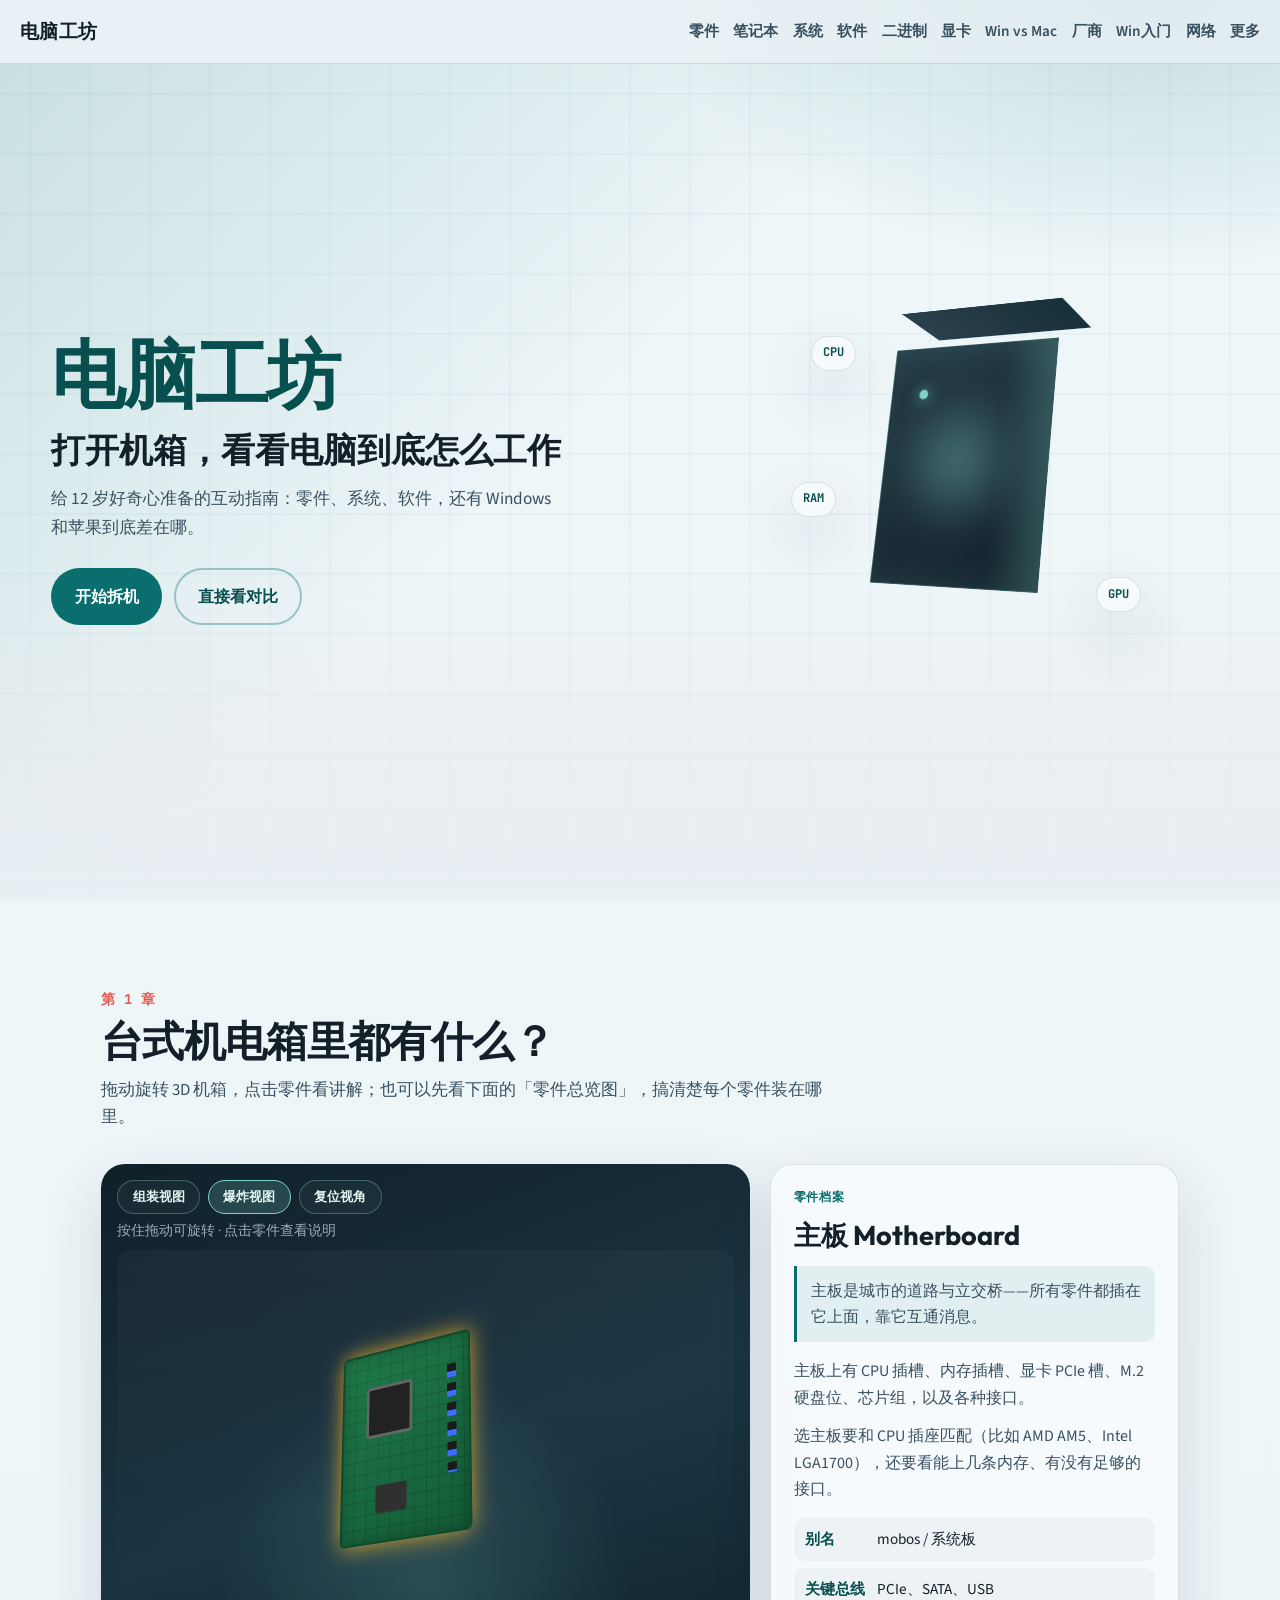
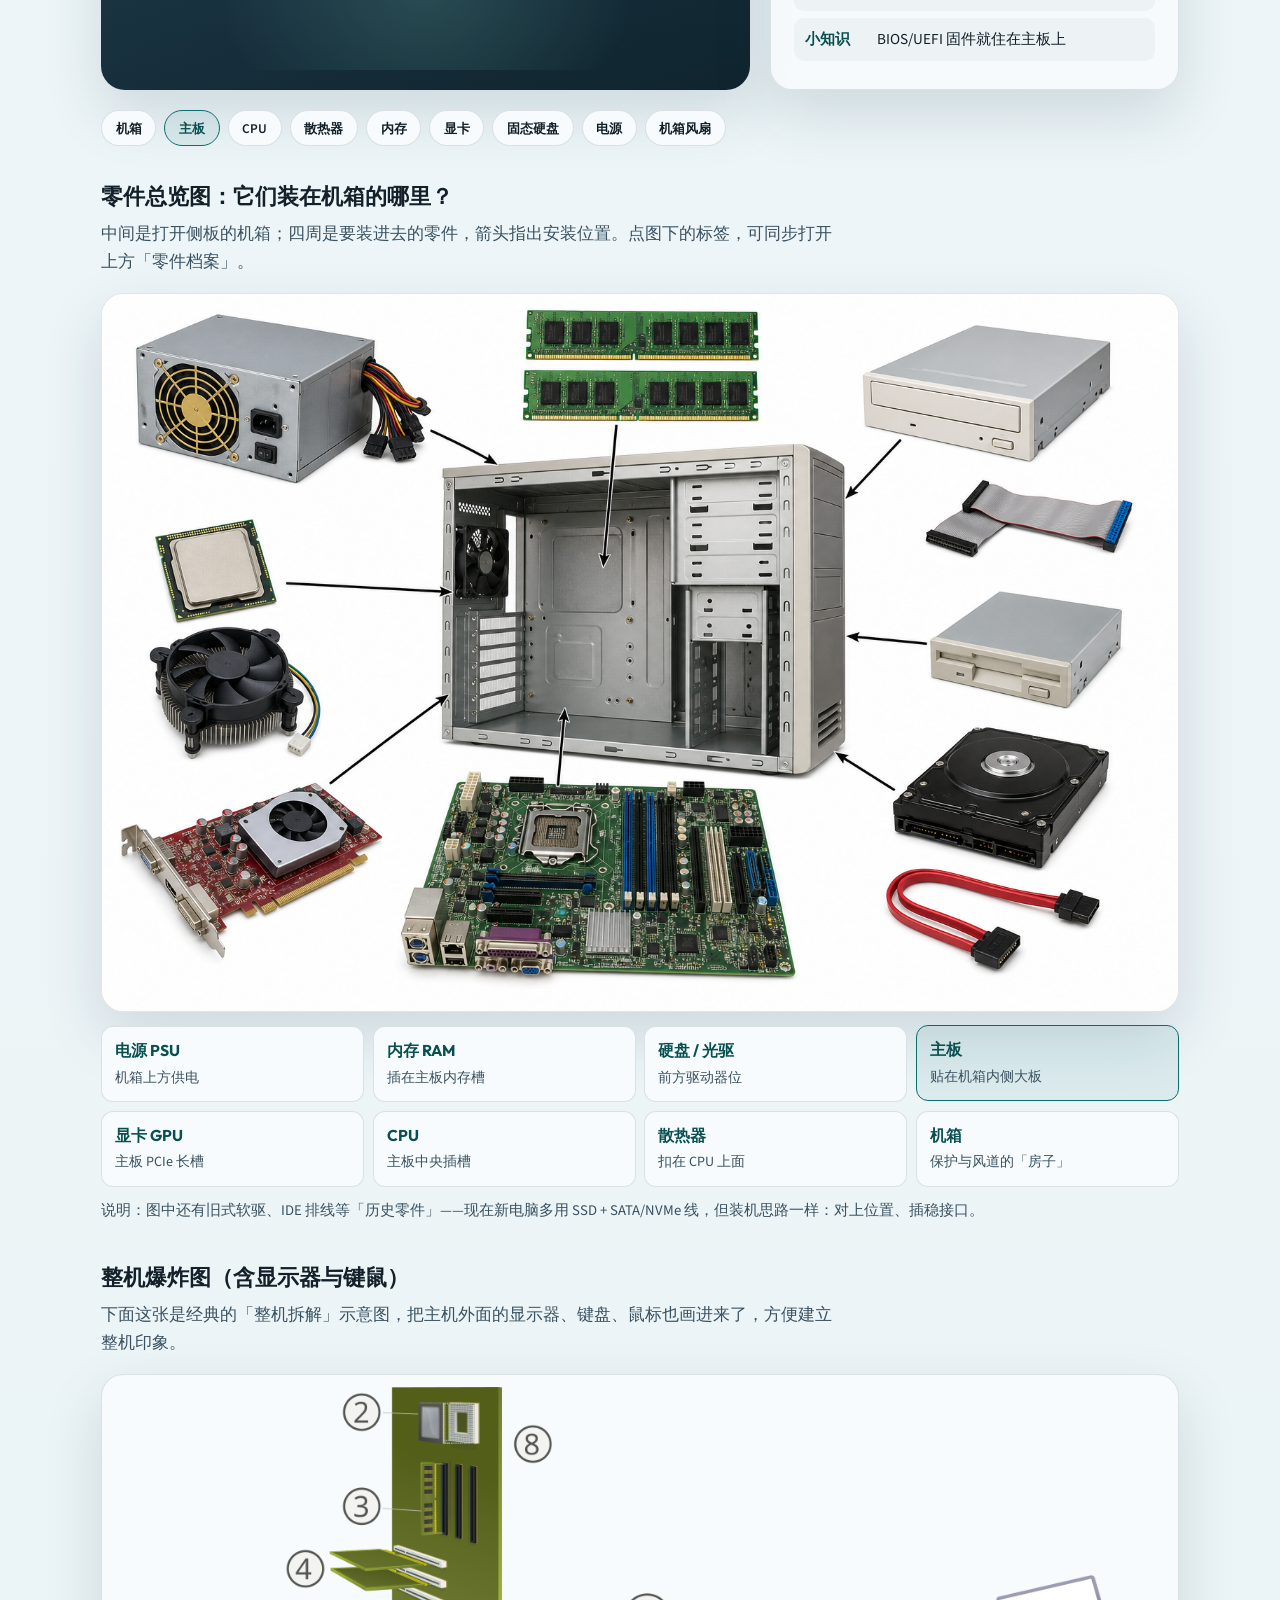
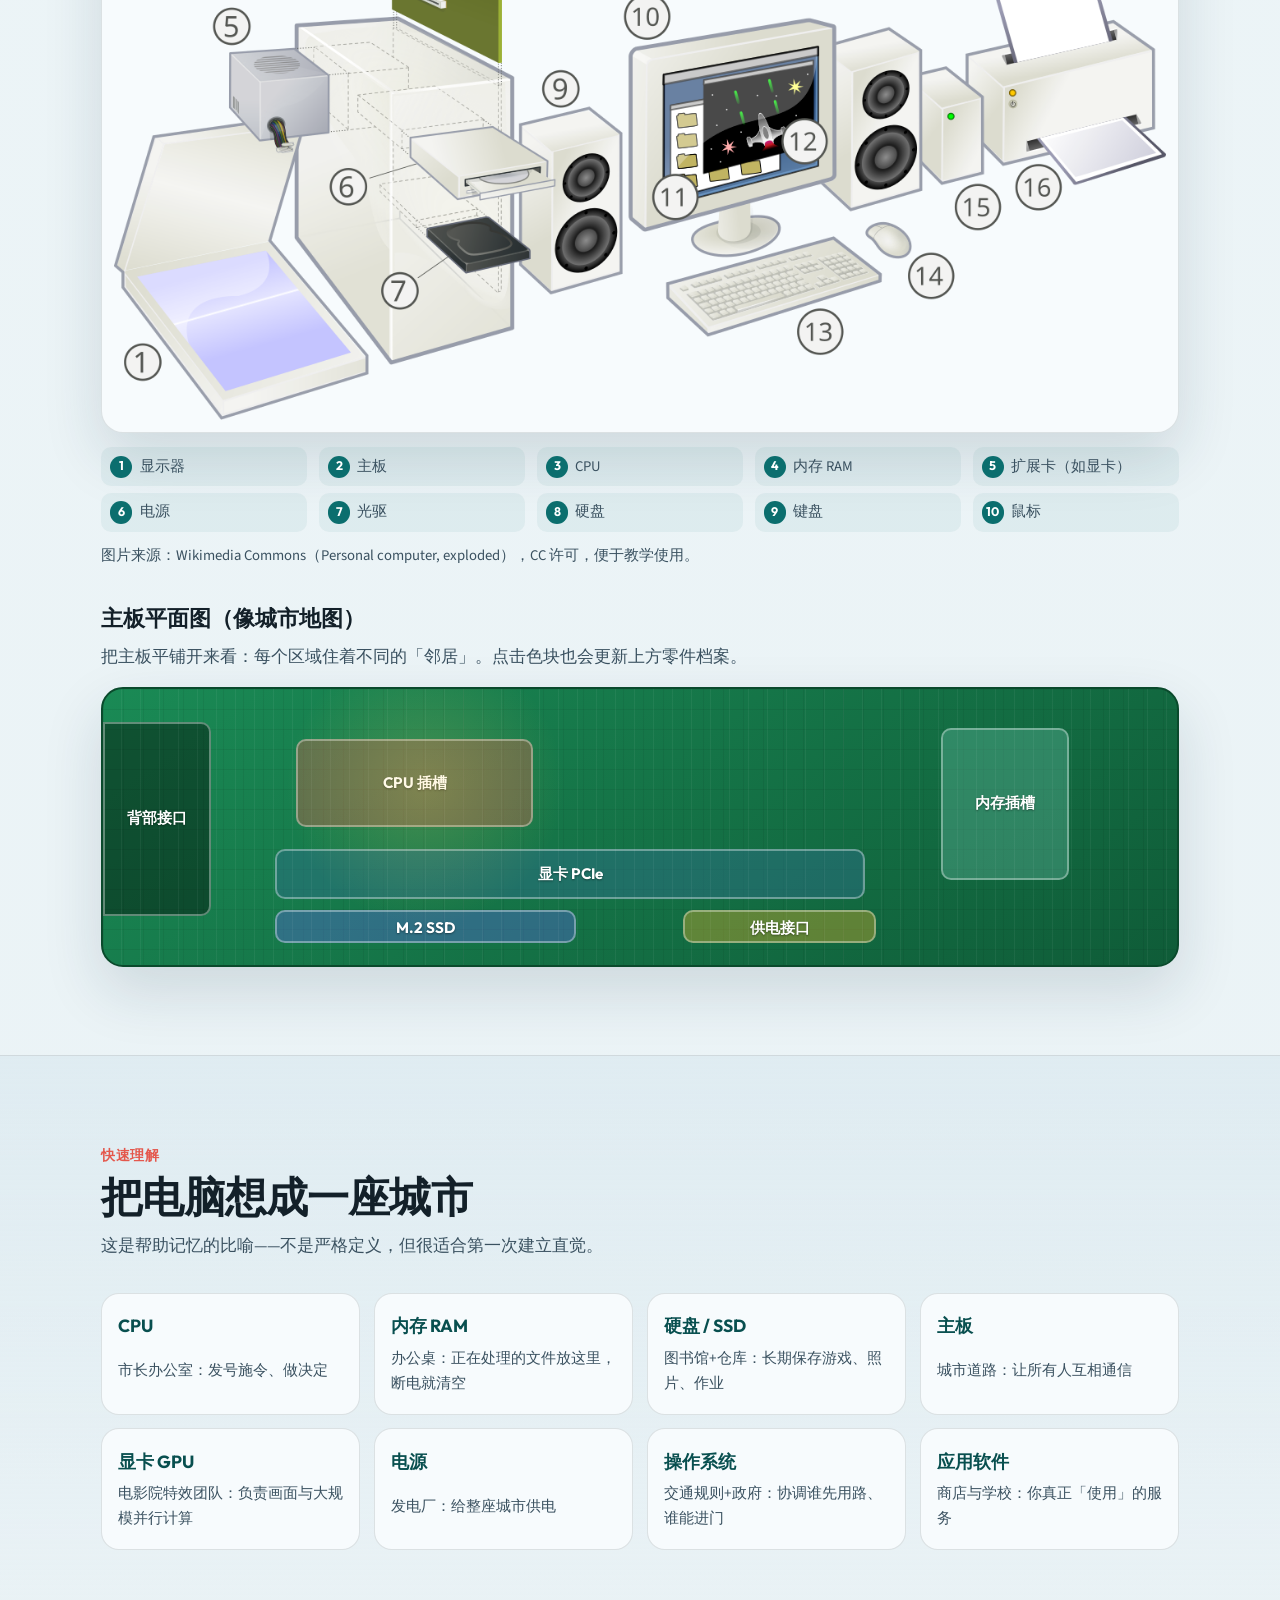
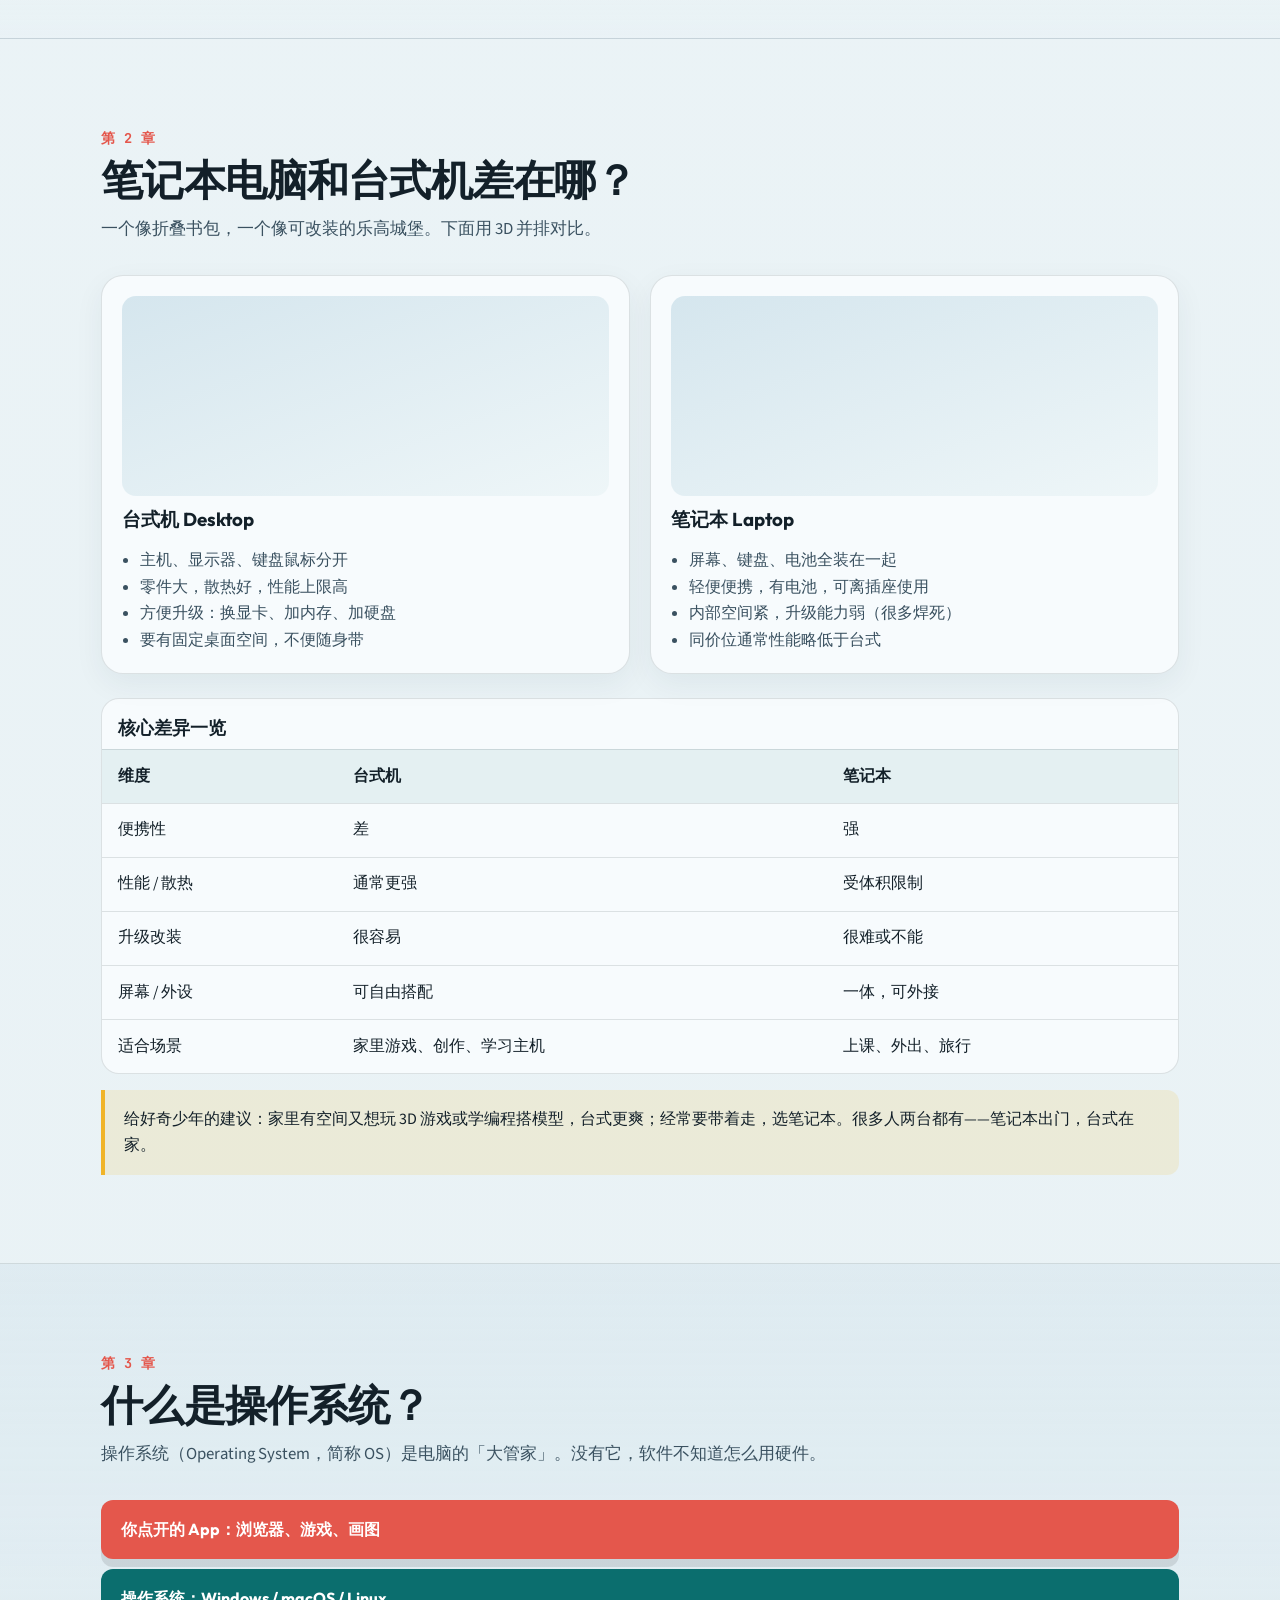
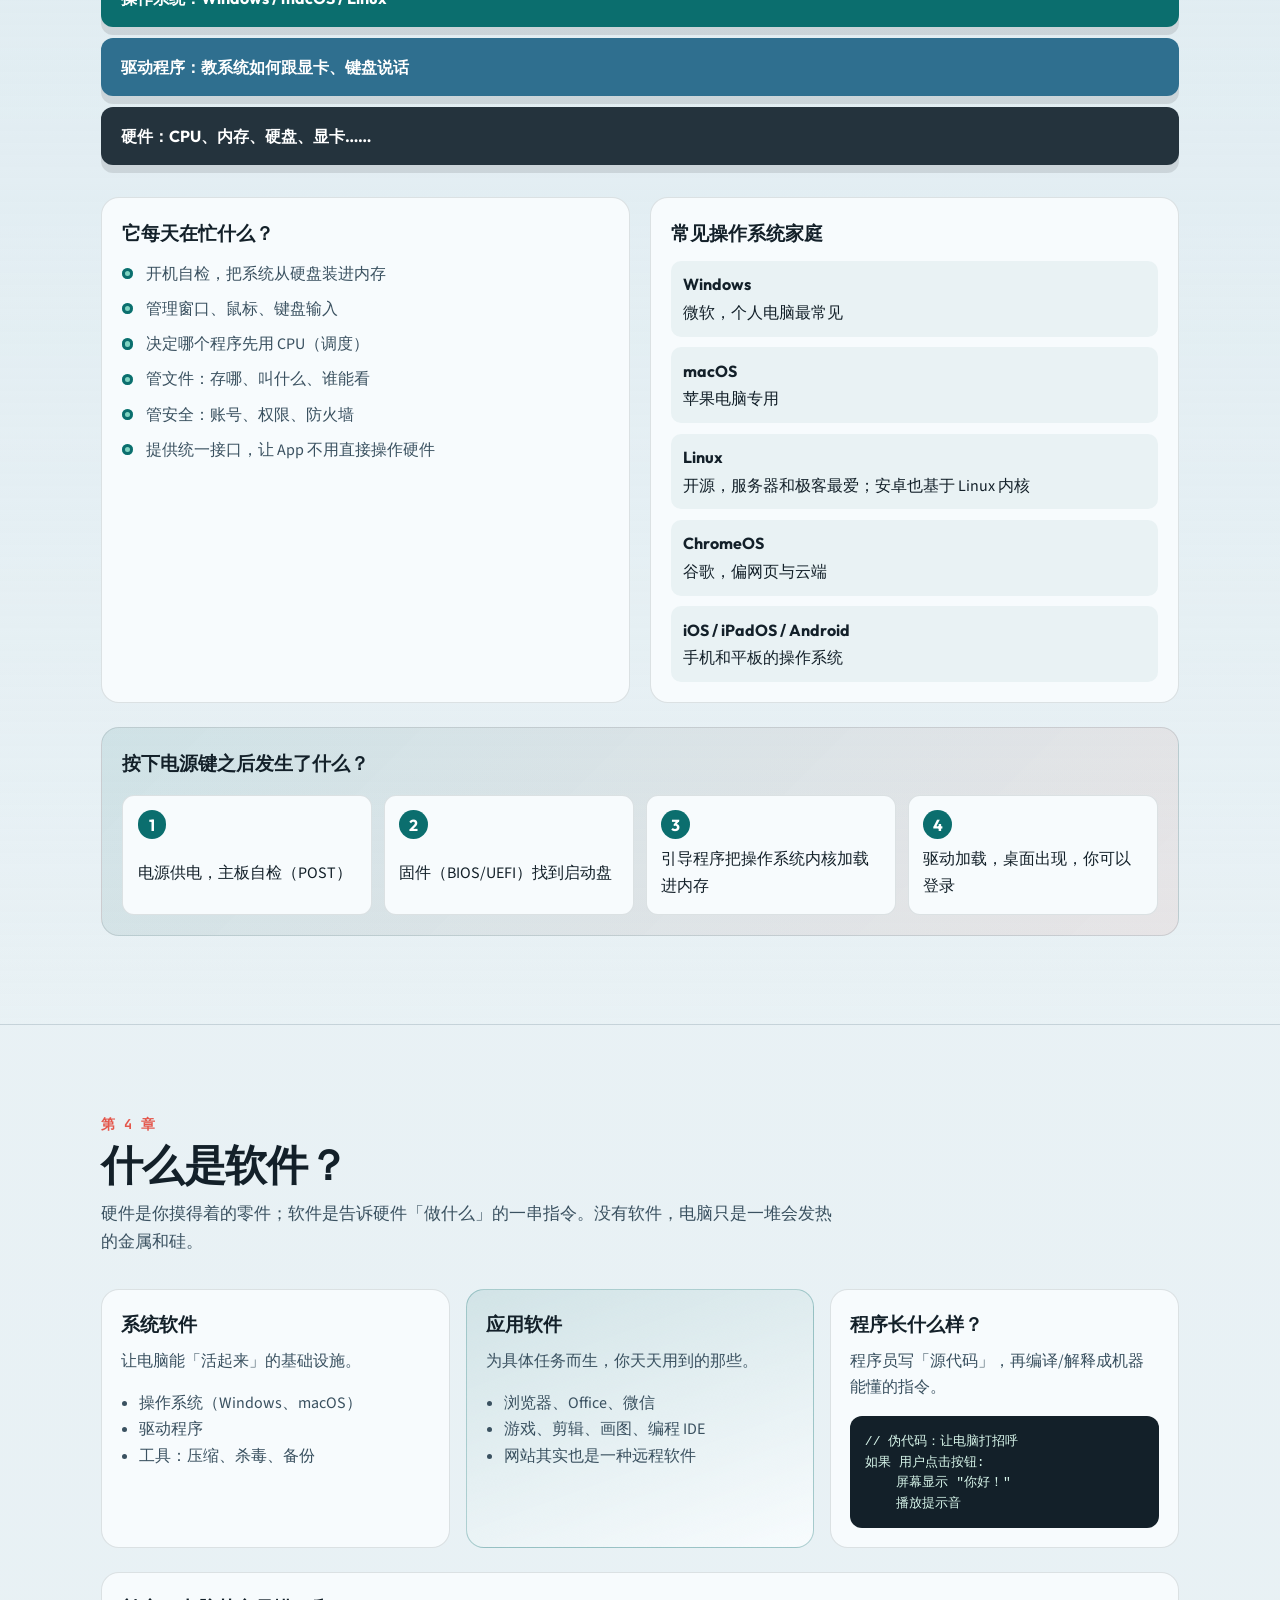
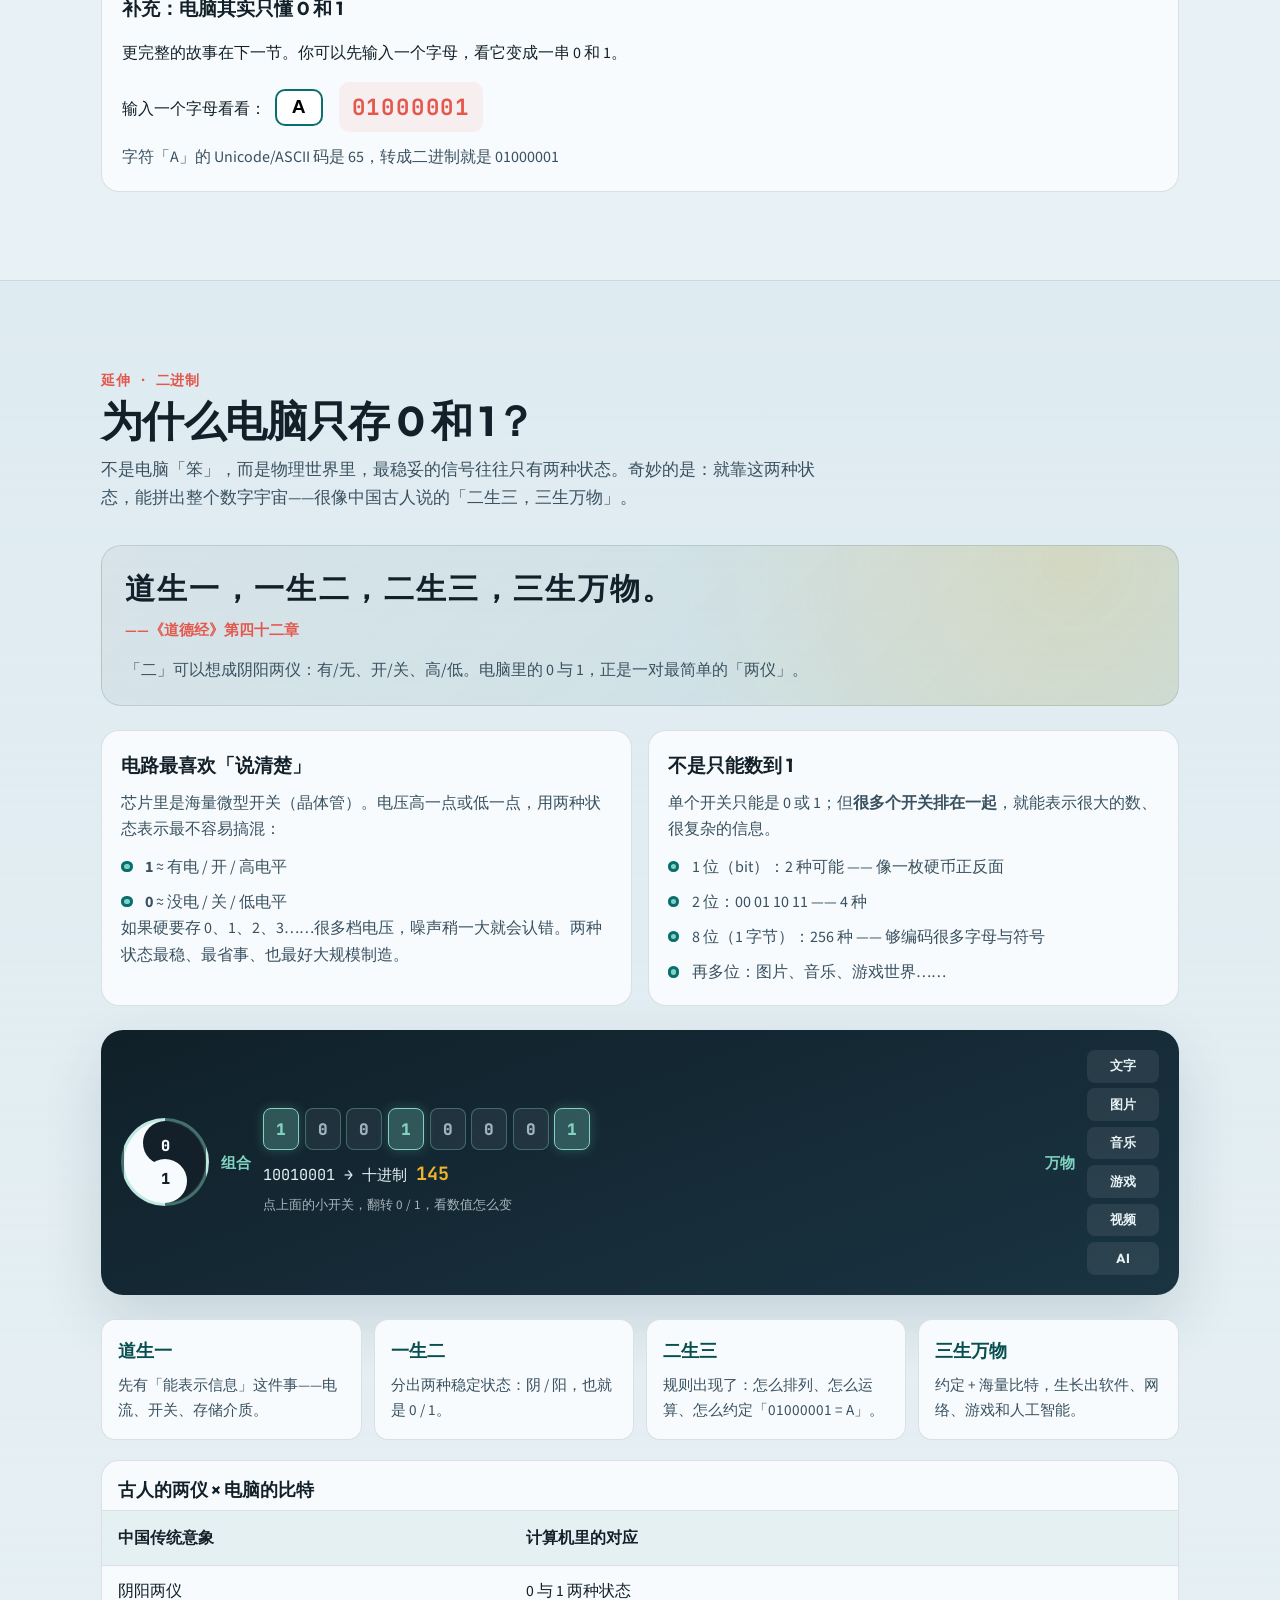
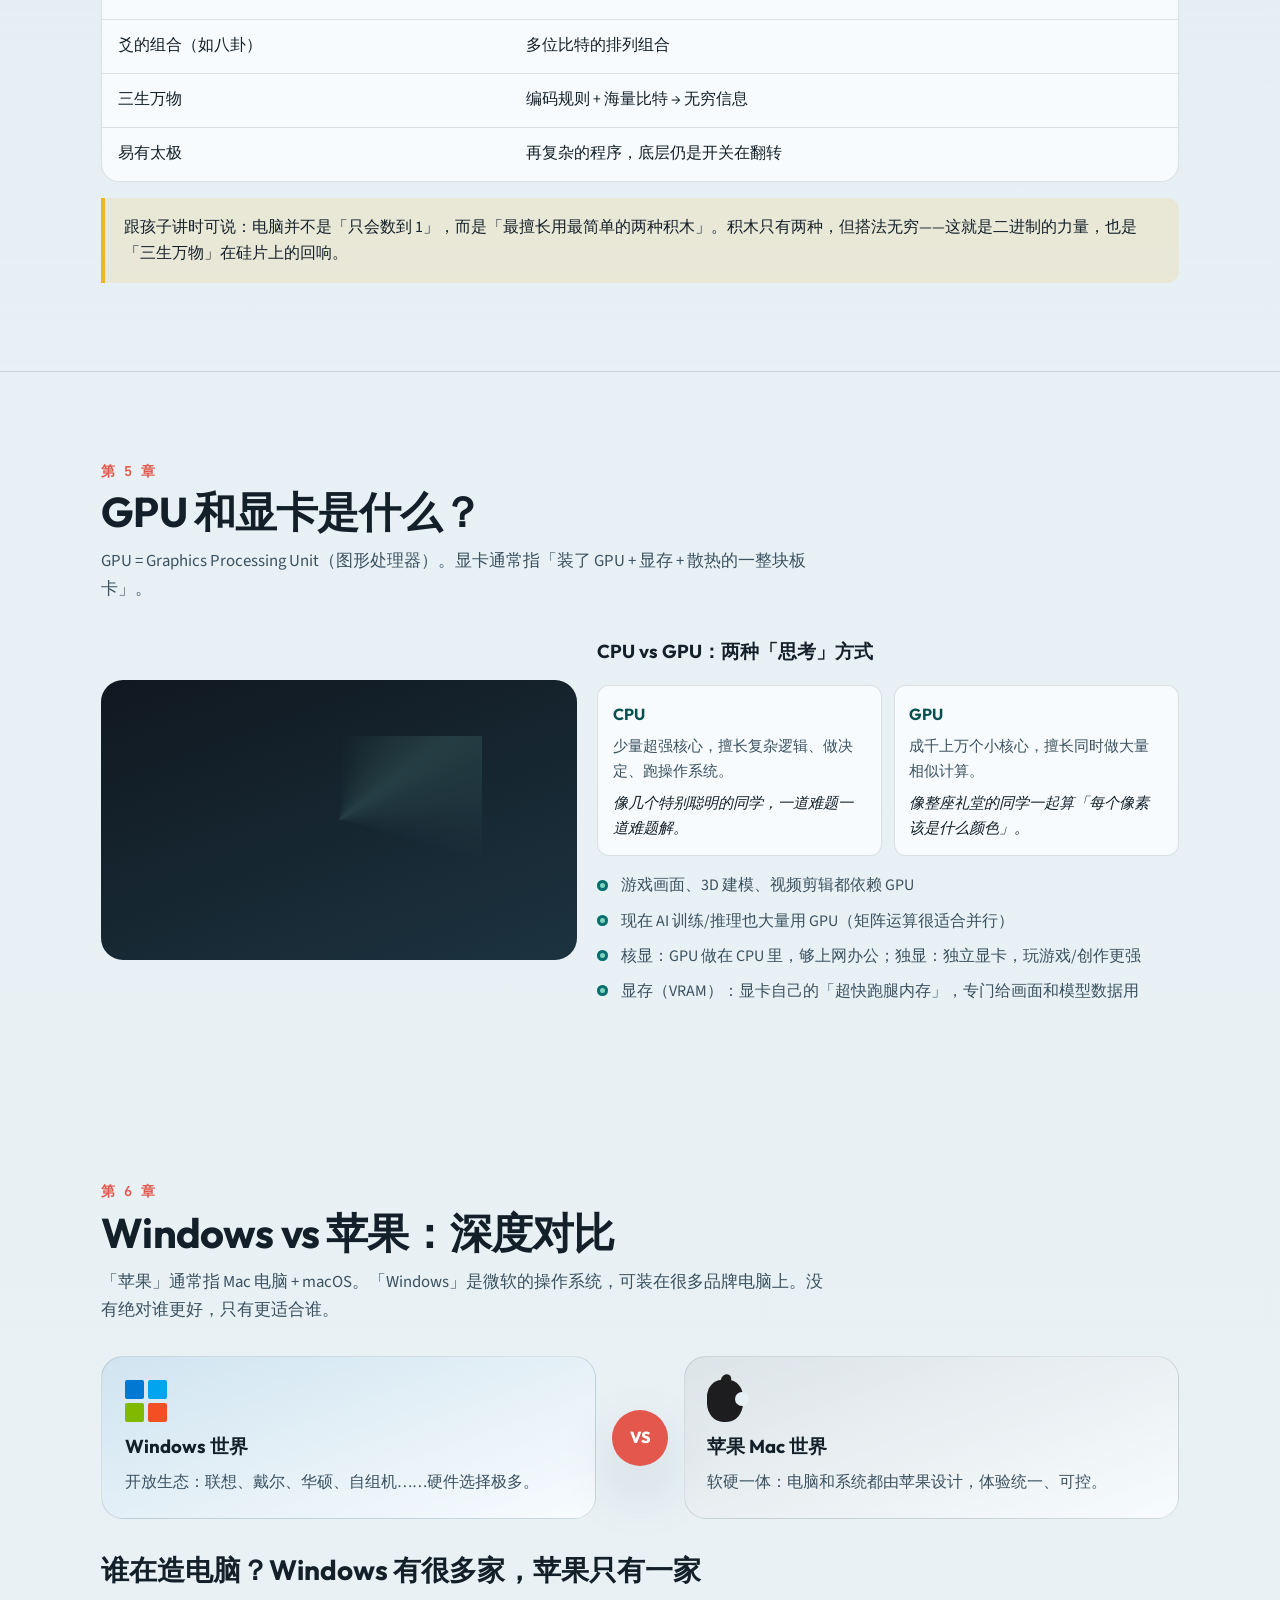
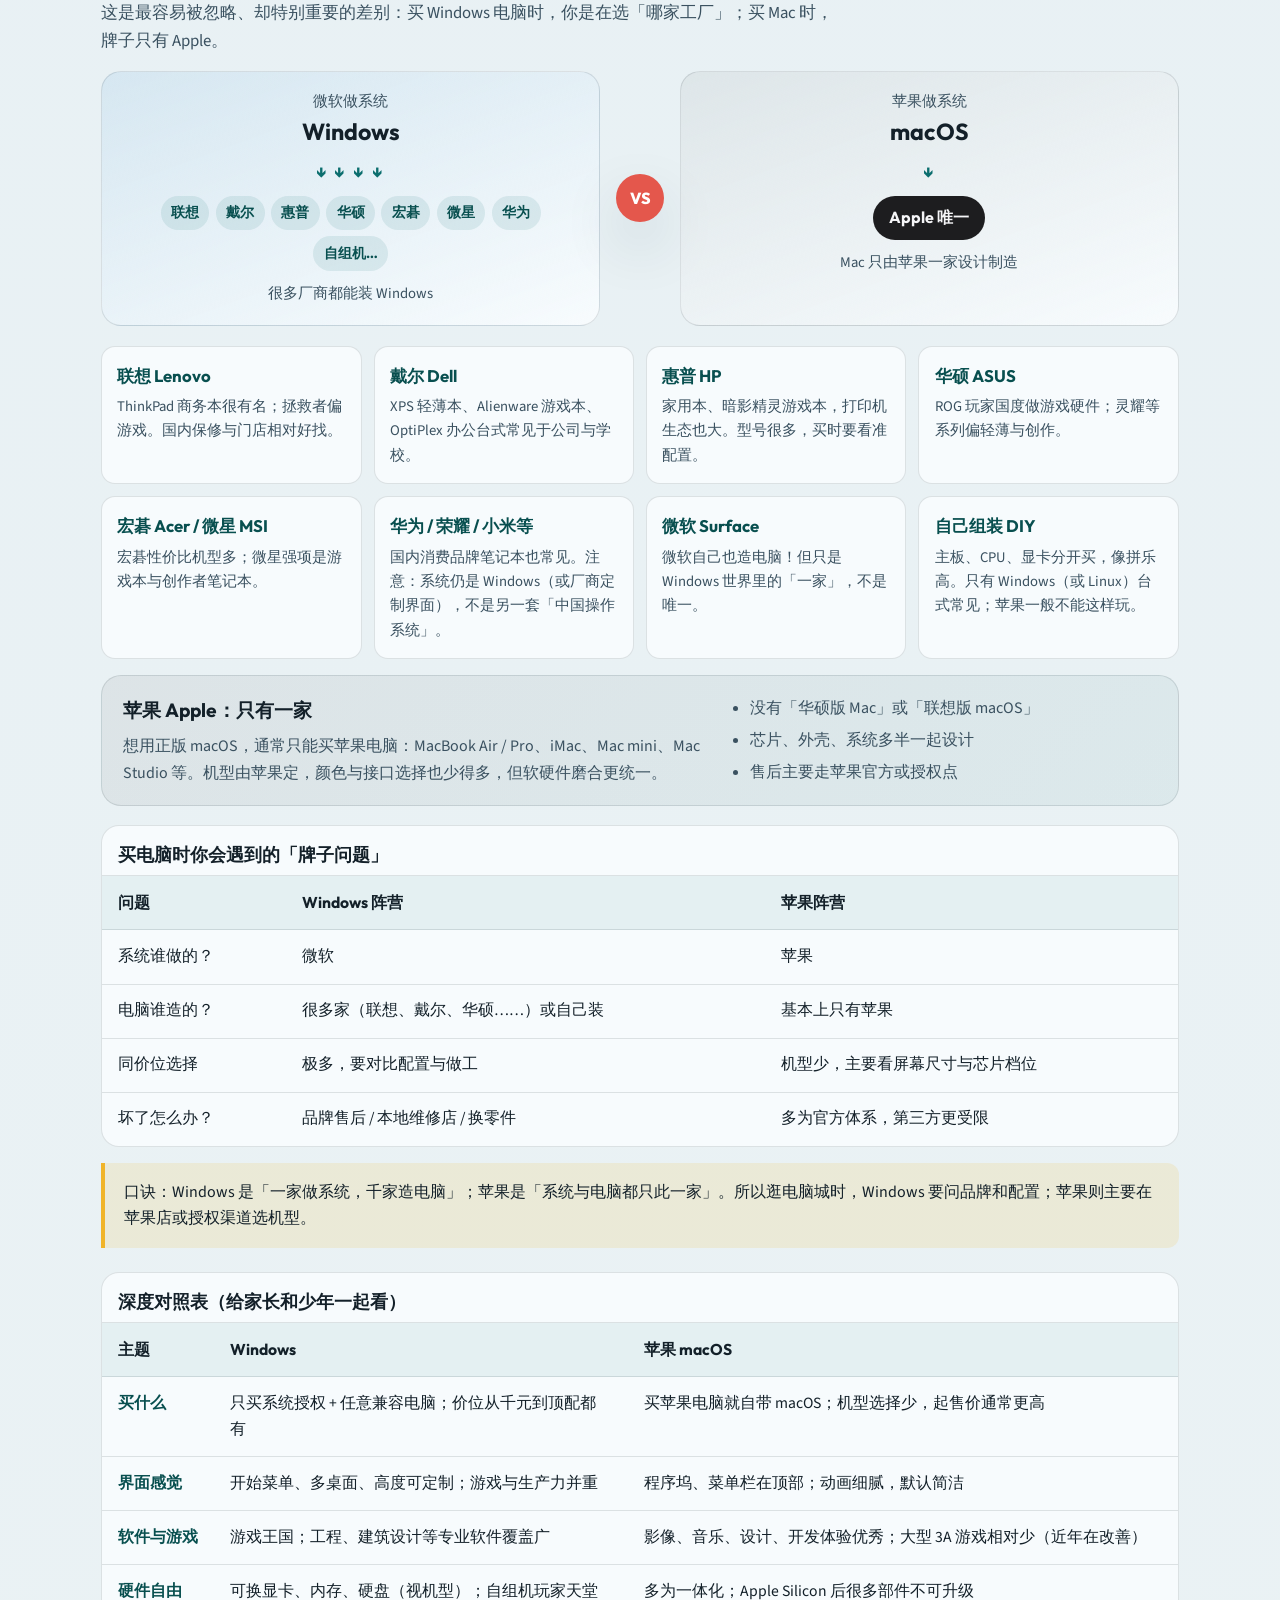
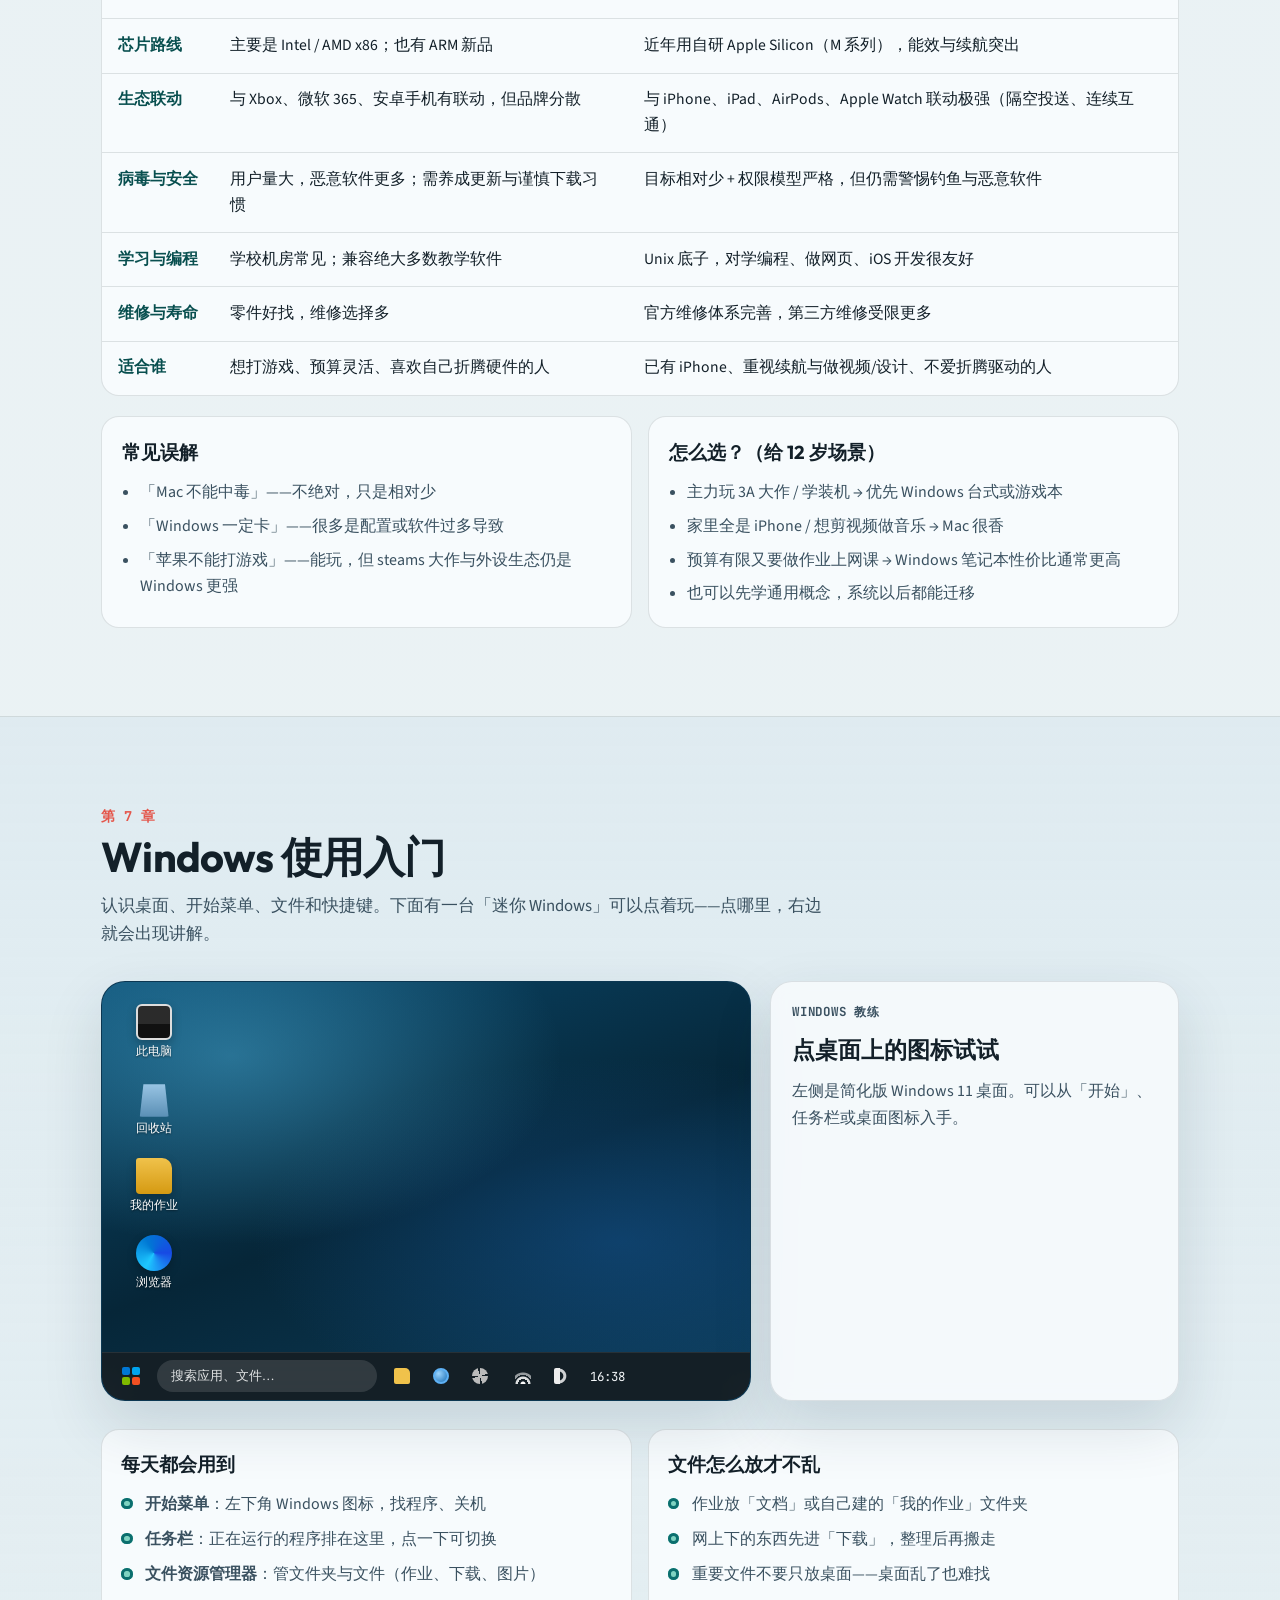
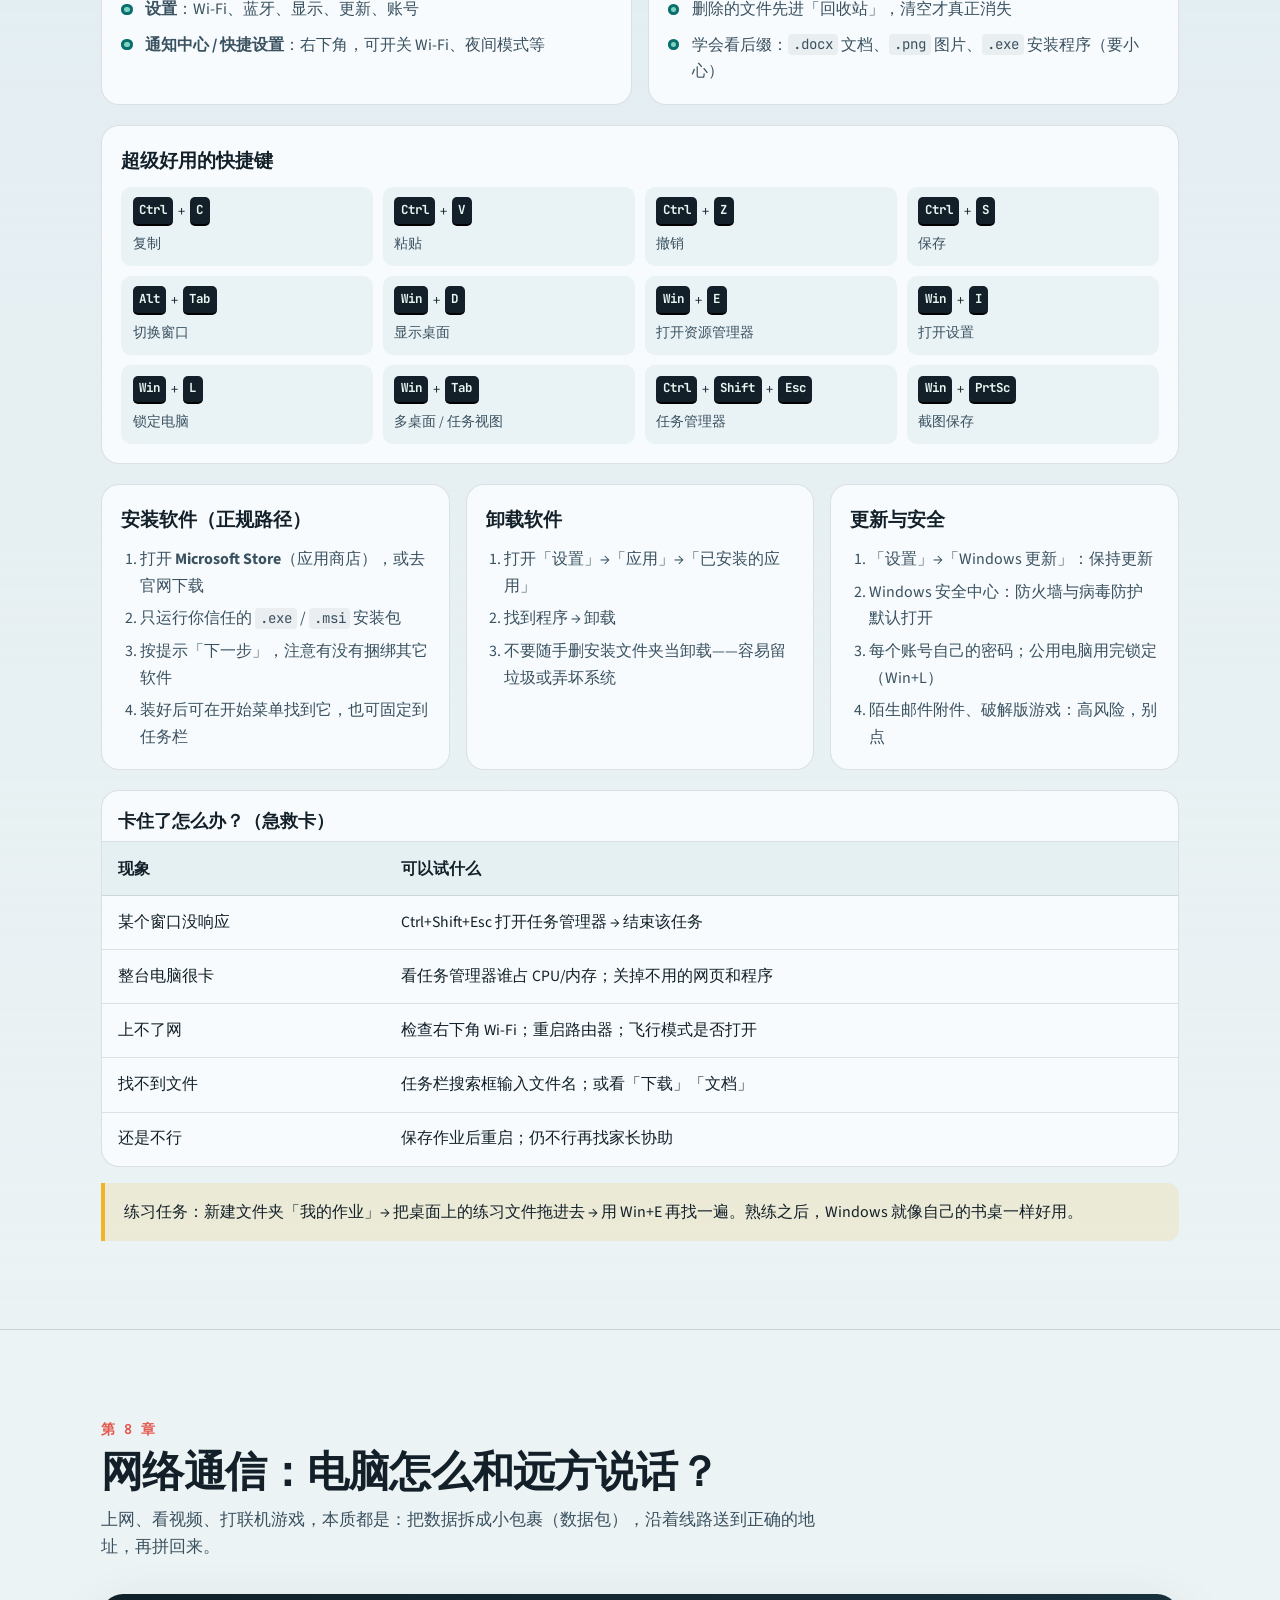
<file: static/computer-guide/index.html>
<!DOCTYPE html>
<html lang="zh-CN">
<head>
  <meta charset="UTF-8" />
  <meta name="viewport" content="width=device-width, initial-scale=1.0" />
  <title>电脑工坊 · 给好奇少年的计算机指南</title>
  <meta name="description" content="用 3D 互动图讲解电脑组成、操作系统、软件、GPU，以及 Windows 与苹果的深度对比。" />
  <link rel="preconnect" href="https://fonts.googleapis.com" />
  <link rel="preconnect" href="https://fonts.gstatic.com" crossorigin />
  <link href="https://fonts.googleapis.com/css2?family=Outfit:wght@400;600;700;800&family=Source+Sans+3:wght@400;600;700&family=JetBrains+Mono:wght@500;700&display=swap" rel="stylesheet" />
  <link rel="stylesheet" href="styles.css" />
</head>
<body>
  <a class="skip-link" href="#main">跳到正文</a>

  <header class="site-nav" id="top">
    <a class="nav-brand" href="#top">电脑工坊</a>
    <nav class="nav-links" aria-label="章节导航">
      <a href="#parts">零件</a>
      <a href="#laptop">笔记本</a>
      <a href="#os">系统</a>
      <a href="#software">软件</a>
      <a href="#binary">二进制</a>
      <a href="#gpu">显卡</a>
      <a href="#os-compare">Win vs Mac</a>
      <a href="#vendors">厂商</a>
      <a href="#windows">Win入门</a>
      <a href="#network">网络</a>
      <a href="#bonus">更多</a>
    </nav>
    <button class="nav-toggle" type="button" aria-label="打开菜单" aria-expanded="false">
      <span></span><span></span>
    </button>
  </header>

  <main id="main">
    <!-- HERO -->
    <section class="hero" aria-label="开场">
      <div class="hero-atmosphere" aria-hidden="true"></div>
      <div class="hero-grid" aria-hidden="true"></div>
      <div class="hero-content">
        <p class="brand-mark">电脑工坊</p>
        <h1>打开机箱，看看电脑到底怎么工作</h1>
        <p class="hero-lead">给 12 岁好奇心准备的互动指南：零件、系统、软件，还有 Windows 和苹果到底差在哪。</p>
        <div class="hero-cta">
          <a class="btn btn-primary" href="#parts">开始拆机</a>
          <a class="btn btn-ghost" href="#os-compare">直接看对比</a>
        </div>
      </div>
      <div class="hero-visual" aria-hidden="true">
        <div class="hero-pc-stage">
          <div class="hero-pc">
            <div class="hero-pc-face hero-pc-front"></div>
            <div class="hero-pc-face hero-pc-side"></div>
            <div class="hero-pc-face hero-pc-top"></div>
            <div class="hero-pc-glow"></div>
          </div>
          <div class="orbit-chip chip-a">CPU</div>
          <div class="orbit-chip chip-b">GPU</div>
          <div class="orbit-chip chip-c">RAM</div>
        </div>
      </div>
    </section>

    <!-- 1. DESKTOP PARTS -->
    <section class="section" id="parts">
      <div class="section-head">
        <p class="eyebrow">第 1 章</p>
        <h2>台式机电箱里都有什么？</h2>
        <p class="section-desc">拖动旋转 3D 机箱，点击零件看讲解；也可以先看下面的「零件总览图」，搞清楚每个零件装在哪里。</p>
      </div>

      <div class="workshop">
        <div class="workshop-stage">
          <div class="stage-toolbar">
            <button type="button" class="tool-btn is-active" id="btn-assemble" data-mode="assemble">组装视图</button>
            <button type="button" class="tool-btn" id="btn-explode" data-mode="explode">爆炸视图</button>
            <button type="button" class="tool-btn" id="btn-reset-cam">复位视角</button>
          </div>
          <p class="drag-hint">按住拖动可旋转 · 点击零件查看说明</p>

          <div class="pc-viewport" id="pc-viewport">
            <div class="pc-scene" id="pc-scene">
              <div class="pc-rig" id="pc-rig">
                <!-- Case -->
                <button type="button" class="part case" data-part="case" aria-label="机箱">
                  <span class="face f-front"></span>
                  <span class="face f-back"></span>
                  <span class="face f-left"></span>
                  <span class="face f-right glass"></span>
                  <span class="face f-top"></span>
                  <span class="face f-bottom"></span>
                </button>

                <!-- Motherboard -->
                <button type="button" class="part mb" data-part="motherboard" aria-label="主板">
                  <span class="mb-board">
                    <span class="mb-trace"></span>
                    <span class="mb-socket"></span>
                    <span class="mb-slots"></span>
                    <span class="mb-chipset"></span>
                  </span>
                </button>

                <!-- CPU -->
                <button type="button" class="part cpu" data-part="cpu" aria-label="CPU">
                  <span class="cpu-die"></span>
                  <span class="cpu-ihs">CPU</span>
                </button>

                <!-- Cooler -->
                <button type="button" class="part cooler" data-part="cooler" aria-label="散热器">
                  <span class="cooler-base"></span>
                  <span class="cooler-fins"></span>
                  <span class="cooler-fan"></span>
                </button>

                <!-- RAM -->
                <button type="button" class="part ram" data-part="ram" aria-label="内存">
                  <span class="ram-stick s1"><i></i><b>RAM</b></span>
                  <span class="ram-stick s2"><i></i><b>RAM</b></span>
                </button>

                <!-- GPU -->
                <button type="button" class="part gpu" data-part="gpu" aria-label="显卡">
                  <span class="gpu-pcb"></span>
                  <span class="gpu-shroud">GPU</span>
                  <span class="gpu-fan f1"></span>
                  <span class="gpu-fan f2"></span>
                </button>

                <!-- SSD -->
                <button type="button" class="part ssd" data-part="ssd" aria-label="固态硬盘">
                  <span class="ssd-body">SSD</span>
                </button>

                <!-- PSU -->
                <button type="button" class="part psu" data-part="psu" aria-label="电源">
                  <span class="psu-body">PSU</span>
                </button>

                <!-- Fan -->
                <button type="button" class="part casefan" data-part="fan" aria-label="机箱风扇">
                  <span class="fan-ring"></span>
                  <span class="fan-blade"></span>
                </button>
              </div>
            </div>
          </div>
        </div>

        <aside class="part-panel" id="part-panel" aria-live="polite">
          <p class="panel-kicker">零件档案</p>
          <h3 id="part-title">点击任意零件</h3>
          <p id="part-metaphor" class="part-metaphor">机箱就像一座小城市：每个零件各司其职。</p>
          <div class="part-body" id="part-body">
            <p>左侧是可旋转的 3D 台式机。试试点主板、CPU、显卡……</p>
          </div>
          <ul class="part-facts" id="part-facts"></ul>
          <div class="part-chips" id="part-chips" aria-hidden="true"></div>
        </aside>
      </div>

      <div class="part-grid" id="part-quick">
        <!-- filled by JS for keyboard/quick access -->
      </div>

      <figure class="parts-atlas" id="parts-atlas">
        <div class="atlas-head">
          <h3>零件总览图：它们装在机箱的哪里？</h3>
          <p class="section-desc">中间是打开侧板的机箱；四周是要装进去的零件，箭头指出安装位置。点图下的标签，可同步打开上方「零件档案」。</p>
        </div>
        <div class="atlas-frame">
          <img
            src="img/pc-parts-atlas.png"
            alt="台式机机箱与电源、内存、光驱、硬盘、主板、显卡、CPU 及散热器的安装位置示意图"
            width="1536"
            height="1024"
            loading="lazy"
          />
        </div>
        <figcaption class="atlas-legend" id="atlas-legend">
          <button type="button" data-part="psu"><b>电源 PSU</b><span>机箱上方供电</span></button>
          <button type="button" data-part="ram"><b>内存 RAM</b><span>插在主板内存槽</span></button>
          <button type="button" data-part="ssd"><b>硬盘 / 光驱</b><span>前方驱动器位</span></button>
          <button type="button" data-part="motherboard"><b>主板</b><span>贴在机箱内侧大板</span></button>
          <button type="button" data-part="gpu"><b>显卡 GPU</b><span>主板 PCIe 长槽</span></button>
          <button type="button" data-part="cpu"><b>CPU</b><span>主板中央插槽</span></button>
          <button type="button" data-part="cooler"><b>散热器</b><span>扣在 CPU 上面</span></button>
          <button type="button" data-part="case"><b>机箱</b><span>保护与风道的「房子」</span></button>
        </figcaption>
        <p class="atlas-note">说明：图中还有旧式软驱、IDE 排线等「历史零件」——现在新电脑多用 SSD + SATA/NVMe 线，但装机思路一样：对上位置、插稳接口。</p>
      </figure>

      <figure class="parts-atlas parts-atlas-wiki">
        <div class="atlas-head">
          <h3>整机爆炸图（含显示器与键鼠）</h3>
          <p class="section-desc">下面这张是经典的「整机拆解」示意图，把主机外面的显示器、键盘、鼠标也画进来了，方便建立整机印象。</p>
        </div>
        <div class="atlas-frame atlas-frame-light">
          <img
            src="img/pc-exploded.png"
            alt="个人电脑爆炸示意图：显示器、主板、CPU、内存、扩展卡、电源、光驱、硬盘、键鼠"
            width="1280"
            height="771"
            loading="lazy"
          />
        </div>
        <ol class="atlas-wiki-legend">
          <li>显示器</li>
          <li>主板</li>
          <li>CPU</li>
          <li>内存 RAM</li>
          <li>扩展卡（如显卡）</li>
          <li>电源</li>
          <li>光驱</li>
          <li>硬盘</li>
          <li>键盘</li>
          <li>鼠标</li>
        </ol>
        <p class="atlas-note">图片来源：Wikimedia Commons（Personal computer, exploded），CC 许可，便于教学使用。</p>
      </figure>

      <div class="mb-schematic" aria-label="主板布局示意">
        <h3>主板平面图（像城市地图）</h3>
        <p class="section-desc">把主板平铺开来看：每个区域住着不同的「邻居」。点击色块也会更新上方零件档案。</p>
        <div class="mb-map" id="mb-map">
          <button type="button" class="mb-zone z-cpu" data-part="cpu"><span>CPU 插槽</span></button>
          <button type="button" class="mb-zone z-ram" data-part="ram"><span>内存插槽</span></button>
          <button type="button" class="mb-zone z-gpu" data-part="gpu"><span>显卡 PCIe</span></button>
          <button type="button" class="mb-zone z-ssd" data-part="ssd"><span>M.2 SSD</span></button>
          <button type="button" class="mb-zone z-io" data-part="motherboard"><span>背部接口</span></button>
          <button type="button" class="mb-zone z-pwr" data-part="psu"><span>供电接口</span></button>
          <div class="mb-traces" aria-hidden="true"></div>
        </div>
      </div>
    </section>

    <!-- Analogy -->
    <section class="section section-alt" id="city">
      <div class="section-inner">
      <div class="section-head">
        <p class="eyebrow">快速理解</p>
        <h2>把电脑想成一座城市</h2>
        <p class="section-desc">这是帮助记忆的比喻——不是严格定义，但很适合第一次建立直觉。</p>
      </div>
      <div class="city-map" role="list">
        <article class="city-item" role="listitem"><strong>CPU</strong><span>市长办公室：发号施令、做决定</span></article>
        <article class="city-item" role="listitem"><strong>内存 RAM</strong><span>办公桌：正在处理的文件放这里，断电就清空</span></article>
        <article class="city-item" role="listitem"><strong>硬盘 / SSD</strong><span>图书馆+仓库：长期保存游戏、照片、作业</span></article>
        <article class="city-item" role="listitem"><strong>主板</strong><span>城市道路：让所有人互相通信</span></article>
        <article class="city-item" role="listitem"><strong>显卡 GPU</strong><span>电影院特效团队：负责画面与大规模并行计算</span></article>
        <article class="city-item" role="listitem"><strong>电源</strong><span>发电厂：给整座城市供电</span></article>
        <article class="city-item" role="listitem"><strong>操作系统</strong><span>交通规则+政府：协调谁先用路、谁能进门</span></article>
        <article class="city-item" role="listitem"><strong>应用软件</strong><span>商店与学校：你真正「使用」的服务</span></article>
      </div>
    
      </div>
    </section>

    <!-- 2. LAPTOP VS DESKTOP -->
    <section class="section" id="laptop">
      <div class="section-head">
        <p class="eyebrow">第 2 章</p>
        <h2>笔记本电脑和台式机差在哪？</h2>
        <p class="section-desc">一个像折叠书包，一个像可改装的乐高城堡。下面用 3D 并排对比。</p>
      </div>

      <div class="compare-3d">
        <div class="device-card">
          <div class="device-stage">
            <div class="desktop-mini" aria-hidden="true">
              <div class="dm-tower"></div>
              <div class="dm-monitor">
                <div class="dm-screen"></div>
                <div class="dm-stand"></div>
              </div>
              <div class="dm-kb"></div>
            </div>
          </div>
          <h3>台式机 Desktop</h3>
          <ul>
            <li>主机、显示器、键盘鼠标分开</li>
            <li>零件大，散热好，性能上限高</li>
            <li>方便升级：换显卡、加内存、加硬盘</li>
            <li>要有固定桌面空间，不便随身带</li>
          </ul>
        </div>
        <div class="device-card">
          <div class="device-stage">
            <div class="laptop-3d" id="laptop-3d" aria-hidden="true">
              <div class="lp-lid">
                <div class="lp-screen"></div>
                <div class="lp-bezel"></div>
              </div>
              <div class="lp-base">
                <div class="lp-kb"></div>
                <div class="lp-track"></div>
              </div>
            </div>
          </div>
          <h3>笔记本 Laptop</h3>
          <ul>
            <li>屏幕、键盘、电池全装在一起</li>
            <li>轻便便携，有电池，可离插座使用</li>
            <li>内部空间紧，升级能力弱（很多焊死）</li>
            <li>同价位通常性能略低于台式</li>
          </ul>
        </div>
      </div>

      <div class="table-wrap">
        <table class="compare-table">
          <caption>核心差异一览</caption>
          <thead>
            <tr><th>维度</th><th>台式机</th><th>笔记本</th></tr>
          </thead>
          <tbody>
            <tr><td>便携性</td><td>差</td><td>强</td></tr>
            <tr><td>性能 / 散热</td><td>通常更强</td><td>受体积限制</td></tr>
            <tr><td>升级改装</td><td>很容易</td><td>很难或不能</td></tr>
            <tr><td>屏幕 / 外设</td><td>可自由搭配</td><td>一体，可外接</td></tr>
            <tr><td>适合场景</td><td>家里游戏、创作、学习主机</td><td>上课、外出、旅行</td></tr>
          </tbody>
        </table>
      </div>
      <p class="tip-box">给好奇少年的建议：家里有空间又想玩 3D 游戏或学编程搭模型，台式更爽；经常要带着走，选笔记本。很多人两台都有——笔记本出门，台式在家。</p>
    </section>

    <!-- 3. OS -->
    <section class="section section-alt" id="os">
      <div class="section-inner">
      <div class="section-head">
        <p class="eyebrow">第 3 章</p>
        <h2>什么是操作系统？</h2>
        <p class="section-desc">操作系统（Operating System，简称 OS）是电脑的「大管家」。没有它，软件不知道怎么用硬件。</p>
      </div>

      <div class="stack-3d" aria-hidden="true">
        <div class="stack-layer l4"><span>你点开的 App：浏览器、游戏、画图</span></div>
        <div class="stack-layer l3"><span>操作系统：Windows / macOS / Linux</span></div>
        <div class="stack-layer l2"><span>驱动程序：教系统如何跟显卡、键盘说话</span></div>
        <div class="stack-layer l1"><span>硬件：CPU、内存、硬盘、显卡……</span></div>
      </div>

      <div class="os-grid">
        <article>
          <h3>它每天在忙什么？</h3>
          <ul class="check-list">
            <li>开机自检，把系统从硬盘装进内存</li>
            <li>管理窗口、鼠标、键盘输入</li>
            <li>决定哪个程序先用 CPU（调度）</li>
            <li>管文件：存哪、叫什么、谁能看</li>
            <li>管安全：账号、权限、防火墙</li>
            <li>提供统一接口，让 App 不用直接操作硬件</li>
          </ul>
        </article>
        <article>
          <h3>常见操作系统家庭</h3>
          <div class="os-families">
            <div><strong>Windows</strong><span>微软，个人电脑最常见</span></div>
            <div><strong>macOS</strong><span>苹果电脑专用</span></div>
            <div><strong>Linux</strong><span>开源，服务器和极客最爱；安卓也基于 Linux 内核</span></div>
            <div><strong>ChromeOS</strong><span>谷歌，偏网页与云端</span></div>
            <div><strong>iOS / iPadOS / Android</strong><span>手机和平板的操作系统</span></div>
          </div>
        </article>
      </div>

      <div class="flow-board" id="boot-flow">
        <h3>按下电源键之后发生了什么？</h3>
        <ol class="flow-steps">
          <li><b>1</b><span>电源供电，主板自检（POST）</span></li>
          <li><b>2</b><span>固件（BIOS/UEFI）找到启动盘</span></li>
          <li><b>3</b><span>引导程序把操作系统内核加载进内存</span></li>
          <li><b>4</b><span>驱动加载，桌面出现，你可以登录</span></li>
        </ol>
      </div>
    
      </div>
    </section>

    <!-- 5. SOFTWARE -->
    <section class="section" id="software">
      <div class="section-head">
        <p class="eyebrow">第 4 章</p>
        <h2>什么是软件？</h2>
        <p class="section-desc">硬件是你摸得着的零件；软件是告诉硬件「做什么」的一串指令。没有软件，电脑只是一堆会发热的金属和硅。</p>
      </div>

      <div class="soft-diagram">
        <div class="soft-col">
          <h3>系统软件</h3>
          <p>让电脑能「活起来」的基础设施。</p>
          <ul>
            <li>操作系统（Windows、macOS）</li>
            <li>驱动程序</li>
            <li>工具：压缩、杀毒、备份</li>
          </ul>
        </div>
        <div class="soft-col accent">
          <h3>应用软件</h3>
          <p>为具体任务而生，你天天用到的那些。</p>
          <ul>
            <li>浏览器、Office、微信</li>
            <li>游戏、剪辑、画图、编程 IDE</li>
            <li>网站其实也是一种远程软件</li>
          </ul>
        </div>
        <div class="soft-col">
          <h3>程序长什么样？</h3>
          <p>程序员写「源代码」，再编译/解释成机器能懂的指令。</p>
          <pre class="code-sample" tabindex="0"><code>// 伪代码：让电脑打招呼
如果 用户点击按钮:
    屏幕显示 "你好！"
    播放提示音</code></pre>
        </div>
      </div>

      <div class="bits-panel">
        <h3>补充：电脑其实只懂 0 和 1</h3>
        <p>更完整的故事在下一节。你可以先输入一个字母，看它变成一串 0 和 1。</p>
        <div class="binary-demo" id="binary-demo">
          <label>输入一个字母看看：
            <input type="text" maxlength="1" value="A" id="bin-input" aria-label="输入一个字符" />
          </label>
          <output id="bin-output" for="bin-input">01000001</output>
          <p class="bin-note" id="bin-note">字母 A 在电脑里常常是 01000001</p>
        </div>
      </div>
    </section>

    <!-- BINARY / 三生万物 -->
    <section class="section section-alt" id="binary">
      <div class="section-inner">
      <div class="section-head">
        <p class="eyebrow">延伸 · 二进制</p>
        <h2>为什么电脑只存 0 和 1？</h2>
        <p class="section-desc">不是电脑「笨」，而是物理世界里，最稳妥的信号往往只有两种状态。奇妙的是：就靠这两种状态，能拼出整个数字宇宙——很像中国古人说的「二生三，三生万物」。</p>
      </div>

      <div class="dao-quote" lang="zh-Hans">
        <p class="dao-line">道生一，一生二，二生三，三生万物。</p>
        <p class="dao-cite">——《道德经》第四十二章</p>
        <p class="dao-gloss">「二」可以想成阴阳两仪：有/无、开/关、高/低。电脑里的 0 与 1，正是一对最简单的「两仪」。</p>
      </div>

      <div class="binary-why">
        <article>
          <h3>电路最喜欢「说清楚」</h3>
          <p>芯片里是海量微型开关（晶体管）。电压高一点或低一点，用两种状态表示最不容易搞混：</p>
          <ul class="check-list">
            <li><strong>1</strong> ≈ 有电 / 开 / 高电平</li>
            <li><strong>0</strong> ≈ 没电 / 关 / 低电平</li>
          </ul>
          <p>如果硬要存 0、1、2、3……很多档电压，噪声稍一大就会认错。两种状态最稳、最省事、也最好大规模制造。</p>
        </article>
        <article>
          <h3>不是只能数到 1</h3>
          <p>单个开关只能是 0 或 1；但<strong>很多个开关排在一起</strong>，就能表示很大的数、很复杂的信息。</p>
          <ul class="check-list">
            <li>1 位（bit）：2 种可能 —— 像一枚硬币正反面</li>
            <li>2 位：00 01 10 11 —— 4 种</li>
            <li>8 位（1 字节）：256 种 —— 够编码很多字母与符号</li>
            <li>再多位：图片、音乐、游戏世界……</li>
          </ul>
        </article>
      </div>

      <div class="bit-build">
        <div class="bit-stage">
          <div class="yin-yang" title="阴阳两仪 ≈ 0 与 1">
            <span class="yy-zero">0</span>
            <span class="yy-one">1</span>
          </div>
          <div class="bit-arrow">组合</div>
          <div class="bit-bytes">
            <div class="bit-row" id="bit-row">
              <button type="button" class="bit-sw is-on" data-bit="0" aria-label="第1位">1</button>
              <button type="button" class="bit-sw" data-bit="1" aria-label="第2位">0</button>
              <button type="button" class="bit-sw" data-bit="2" aria-label="第3位">0</button>
              <button type="button" class="bit-sw is-on" data-bit="3" aria-label="第4位">1</button>
              <button type="button" class="bit-sw" data-bit="4" aria-label="第5位">0</button>
              <button type="button" class="bit-sw" data-bit="5" aria-label="第6位">0</button>
              <button type="button" class="bit-sw" data-bit="6" aria-label="第7位">0</button>
              <button type="button" class="bit-sw is-on" data-bit="7" aria-label="第8位">1</button>
            </div>
            <p class="bit-readout"><span id="bit-binary">10010001</span> → 十进制 <strong id="bit-decimal">145</strong></p>
            <p class="bit-hint">点上面的小开关，翻转 0 / 1，看数值怎么变</p>
          </div>
          <div class="bit-arrow">万物</div>
          <div class="bit-world">
            <span>文字</span>
            <span>图片</span>
            <span>音乐</span>
            <span>游戏</span>
            <span>视频</span>
            <span>AI</span>
          </div>
        </div>
      </div>

      <div class="dao-map">
        <article>
          <strong>道生一</strong>
          <p>先有「能表示信息」这件事——电流、开关、存储介质。</p>
        </article>
        <article>
          <strong>一生二</strong>
          <p>分出两种稳定状态：阴 / 阳，也就是 0 / 1。</p>
        </article>
        <article>
          <strong>二生三</strong>
          <p>规则出现了：怎么排列、怎么运算、怎么约定「01000001 = A」。</p>
        </article>
        <article>
          <strong>三生万物</strong>
          <p>约定 + 海量比特，生长出软件、网络、游戏和人工智能。</p>
        </article>
      </div>

      <div class="table-wrap">
        <table class="compare-table">
          <caption>古人的两仪 × 电脑的比特</caption>
          <thead>
            <tr><th>中国传统意象</th><th>计算机里的对应</th></tr>
          </thead>
          <tbody>
            <tr><td>阴阳两仪</td><td>0 与 1 两种状态</td></tr>
            <tr><td>爻的组合（如八卦）</td><td>多位比特的排列组合</td></tr>
            <tr><td>三生万物</td><td>编码规则 + 海量比特 → 无穷信息</td></tr>
            <tr><td>易有太极</td><td>再复杂的程序，底层仍是开关在翻转</td></tr>
          </tbody>
        </table>
      </div>

      <p class="tip-box">跟孩子讲时可说：电脑并不是「只会数到 1」，而是「最擅长用最简单的两种积木」。积木只有两种，但搭法无穷——这就是二进制的力量，也是「三生万物」在硅片上的回响。</p>
    
      </div>
    </section>

    <!-- 6. GPU -->
    <section class="section" id="gpu">
      <div class="section-head">
        <p class="eyebrow">第 5 章</p>
        <h2>GPU 和显卡是什么？</h2>
        <p class="section-desc">GPU = Graphics Processing Unit（图形处理器）。显卡通常指「装了 GPU + 显存 + 散热的一整块板卡」。</p>
      </div>

      <div class="gpu-lab">
        <div class="gpu-model" id="gpu-model" aria-hidden="true">
          <div class="gcard">
            <div class="gcard-pcb"></div>
            <div class="gcard-cooler">
              <div class="gf gf1"></div>
              <div class="gf gf2"></div>
              <div class="gf gf3"></div>
            </div>
            <div class="gcard-ports"></div>
            <div class="gcard-label">GeForce-style GPU</div>
          </div>
          <div class="gpu-rays"></div>
        </div>
        <div class="gpu-explain">
          <h3>CPU vs GPU：两种「思考」方式</h3>
          <div class="cpu-gpu-compare">
            <div>
              <strong>CPU</strong>
              <p>少量超强核心，擅长复杂逻辑、做决定、跑操作系统。</p>
              <p class="analogy">像几个特别聪明的同学，一道难题一道难题解。</p>
            </div>
            <div>
              <strong>GPU</strong>
              <p>成千上万个小核心，擅长同时做大量相似计算。</p>
              <p class="analogy">像整座礼堂的同学一起算「每个像素该是什么颜色」。</p>
            </div>
          </div>
          <ul class="check-list">
            <li>游戏画面、3D 建模、视频剪辑都依赖 GPU</li>
            <li>现在 AI 训练/推理也大量用 GPU（矩阵运算很适合并行）</li>
            <li>核显：GPU 做在 CPU 里，够上网办公；独显：独立显卡，玩游戏/创作更强</li>
            <li>显存（VRAM）：显卡自己的「超快跑腿内存」，专门给画面和模型数据用</li>
          </ul>
        </div>
      </div>
    </section>

    <!-- 7. WINDOWS VS APPLE -->
    <section class="section" id="os-compare">
      <div class="section-head">
        <p class="eyebrow">第 6 章</p>
        <h2>Windows vs 苹果：深度对比</h2>
        <p class="section-desc">「苹果」通常指 Mac 电脑 + macOS。「Windows」是微软的操作系统，可装在很多品牌电脑上。没有绝对谁更好，只有更适合谁。</p>
      </div>

      <div class="vs-hero">
        <div class="vs-side win">
          <div class="vs-logo" aria-hidden="true">
            <span class="win-squares"><i></i><i></i><i></i><i></i></span>
          </div>
          <h3>Windows 世界</h3>
          <p>开放生态：联想、戴尔、华硕、自组机……硬件选择极多。</p>
        </div>
        <div class="vs-badge" aria-hidden="true">VS</div>
        <div class="vs-side mac">
          <div class="vs-logo" aria-hidden="true">
            <span class="mac-bite"></span>
          </div>
          <h3>苹果 Mac 世界</h3>
          <p>软硬一体：电脑和系统都由苹果设计，体验统一、可控。</p>
        </div>
      </div>

      <div class="vendor-eco" id="vendors">
        <div class="section-head compact">
          <h3>谁在造电脑？Windows 有很多家，苹果只有一家</h3>
          <p class="section-desc">这是最容易被忽略、却特别重要的差别：买 Windows 电脑时，你是在选「哪家工厂」；买 Mac 时，牌子只有 Apple。</p>
        </div>

        <div class="vendor-flow" aria-hidden="true">
          <div class="vf-col win-side">
            <div class="vf-os">微软做系统<br /><strong>Windows</strong></div>
            <div class="vf-arrows">↓ ↓ ↓ ↓</div>
            <div class="vf-brands">
              <span>联想</span><span>戴尔</span><span>惠普</span><span>华硕</span>
              <span>宏碁</span><span>微星</span><span>华为</span><span>自组机…</span>
            </div>
            <p>很多厂商都能装 Windows</p>
          </div>
          <div class="vf-vs">VS</div>
          <div class="vf-col mac-side">
            <div class="vf-os">苹果做系统<br /><strong>macOS</strong></div>
            <div class="vf-arrows">↓</div>
            <div class="vf-brands single">
              <span>Apple 唯一</span>
            </div>
            <p>Mac 只由苹果一家设计制造</p>
          </div>
        </div>

        <div class="vendor-grid">
          <article>
            <h4>联想 Lenovo</h4>
            <p>ThinkPad 商务本很有名；拯救者偏游戏。国内保修与门店相对好找。</p>
          </article>
          <article>
            <h4>戴尔 Dell</h4>
            <p>XPS 轻薄本、Alienware 游戏本、OptiPlex 办公台式常见于公司与学校。</p>
          </article>
          <article>
            <h4>惠普 HP</h4>
            <p>家用本、暗影精灵游戏本，打印机生态也大。型号很多，买时要看准配置。</p>
          </article>
          <article>
            <h4>华硕 ASUS</h4>
            <p>ROG 玩家国度做游戏硬件；灵耀等系列偏轻薄与创作。</p>
          </article>
          <article>
            <h4>宏碁 Acer / 微星 MSI</h4>
            <p>宏碁性价比机型多；微星强项是游戏本与创作者笔记本。</p>
          </article>
          <article>
            <h4>华为 / 荣耀 / 小米等</h4>
            <p>国内消费品牌笔记本也常见。注意：系统仍是 Windows（或厂商定制界面），不是另一套「中国操作系统」。</p>
          </article>
          <article>
            <h4>微软 Surface</h4>
            <p>微软自己也造电脑！但只是 Windows 世界里的「一家」，不是唯一。</p>
          </article>
          <article>
            <h4>自己组装 DIY</h4>
            <p>主板、CPU、显卡分开买，像拼乐高。只有 Windows（或 Linux）台式常见；苹果一般不能这样玩。</p>
          </article>
        </div>

        <div class="apple-only">
          <div>
            <h4>苹果 Apple：只有一家</h4>
            <p>想用正版 macOS，通常只能买苹果电脑：MacBook Air / Pro、iMac、Mac mini、Mac Studio 等。机型由苹果定，颜色与接口选择也少得多，但软硬件磨合更统一。</p>
          </div>
          <ul>
            <li>没有「华硕版 Mac」或「联想版 macOS」</li>
            <li>芯片、外壳、系统多半一起设计</li>
            <li>售后主要走苹果官方或授权点</li>
          </ul>
        </div>

        <div class="table-wrap">
          <table class="compare-table">
            <caption>买电脑时你会遇到的「牌子问题」</caption>
            <thead>
              <tr><th>问题</th><th>Windows 阵营</th><th>苹果阵营</th></tr>
            </thead>
            <tbody>
              <tr>
                <td>系统谁做的？</td>
                <td>微软</td>
                <td>苹果</td>
              </tr>
              <tr>
                <td>电脑谁造的？</td>
                <td>很多家（联想、戴尔、华硕……）或自己装</td>
                <td>基本上只有苹果</td>
              </tr>
              <tr>
                <td>同价位选择</td>
                <td>极多，要对比配置与做工</td>
                <td>机型少，主要看屏幕尺寸与芯片档位</td>
              </tr>
              <tr>
                <td>坏了怎么办？</td>
                <td>品牌售后 / 本地维修店 / 换零件</td>
                <td>多为官方体系，第三方更受限</td>
              </tr>
            </tbody>
          </table>
        </div>

        <p class="tip-box">口诀：Windows 是「一家做系统，千家造电脑」；苹果是「系统与电脑都只此一家」。所以逛电脑城时，Windows 要问品牌和配置；苹果则主要在苹果店或授权渠道选机型。</p>
      </div>

      <div class="table-wrap">
        <table class="compare-table deep">
          <caption>深度对照表（给家长和少年一起看）</caption>
          <thead>
            <tr><th>主题</th><th>Windows</th><th>苹果 macOS</th></tr>
          </thead>
          <tbody>
            <tr>
              <td>买什么</td>
              <td>只买系统授权 + 任意兼容电脑；价位从千元到顶配都有</td>
              <td>买苹果电脑就自带 macOS；机型选择少，起售价通常更高</td>
            </tr>
            <tr>
              <td>界面感觉</td>
              <td>开始菜单、多桌面、高度可定制；游戏与生产力并重</td>
              <td>程序坞、菜单栏在顶部；动画细腻，默认简洁</td>
            </tr>
            <tr>
              <td>软件与游戏</td>
              <td>游戏王国；工程、建筑设计等专业软件覆盖广</td>
              <td>影像、音乐、设计、开发体验优秀；大型 3A 游戏相对少（近年在改善）</td>
            </tr>
            <tr>
              <td>硬件自由</td>
              <td>可换显卡、内存、硬盘（视机型）；自组机玩家天堂</td>
              <td>多为一体化；Apple Silicon 后很多部件不可升级</td>
            </tr>
            <tr>
              <td>芯片路线</td>
              <td>主要是 Intel / AMD x86；也有 ARM 新品</td>
              <td>近年用自研 Apple Silicon（M 系列），能效与续航突出</td>
            </tr>
            <tr>
              <td>生态联动</td>
              <td>与 Xbox、微软 365、安卓手机有联动，但品牌分散</td>
              <td>与 iPhone、iPad、AirPods、Apple Watch 联动极强（隔空投送、连续互通）</td>
            </tr>
            <tr>
              <td>病毒与安全</td>
              <td>用户量大，恶意软件更多；需养成更新与谨慎下载习惯</td>
              <td>目标相对少 + 权限模型严格，但仍需警惕钓鱼与恶意软件</td>
            </tr>
            <tr>
              <td>学习与编程</td>
              <td>学校机房常见；兼容绝大多数教学软件</td>
              <td>Unix 底子，对学编程、做网页、iOS 开发很友好</td>
            </tr>
            <tr>
              <td>维修与寿命</td>
              <td>零件好找，维修选择多</td>
              <td>官方维修体系完善，第三方维修受限更多</td>
            </tr>
            <tr>
              <td>适合谁</td>
              <td>想打游戏、预算灵活、喜欢自己折腾硬件的人</td>
              <td>已有 iPhone、重视续航与做视频/设计、不爱折腾驱动的人</td>
            </tr>
          </tbody>
        </table>
      </div>

      <div class="myth-grid">
        <article>
          <h3>常见误解</h3>
          <ul>
            <li>「Mac 不能中毒」——不绝对，只是相对少</li>
            <li>「Windows 一定卡」——很多是配置或软件过多导致</li>
            <li>「苹果不能打游戏」——能玩，但 steams 大作与外设生态仍是 Windows 更强</li>
          </ul>
        </article>
        <article>
          <h3>怎么选？（给 12 岁场景）</h3>
          <ul>
            <li>主力玩 3A 大作 / 学装机 → 优先 Windows 台式或游戏本</li>
            <li>家里全是 iPhone / 想剪视频做音乐 → Mac 很香</li>
            <li>预算有限又要做作业上网课 → Windows 笔记本性价比通常更高</li>
            <li>也可以先学通用概念，系统以后都能迁移</li>
          </ul>
        </article>
      </div>
    </section>

    <!-- WINDOWS BASICS -->
    <section class="section section-alt" id="windows">
      <div class="section-inner">
      <div class="section-head">
        <p class="eyebrow">第 7 章</p>
        <h2>Windows 使用入门</h2>
        <p class="section-desc">认识桌面、开始菜单、文件和快捷键。下面有一台「迷你 Windows」可以点着玩——点哪里，右边就会出现讲解。</p>
      </div>

      <div class="win-lab">
        <div class="win-desktop" id="win-desktop" role="application" aria-label="Windows 桌面示意">
          <div class="win-wallpaper" aria-hidden="true"></div>

          <div class="win-icons">
            <button type="button" class="win-icon" data-win="this-pc" aria-label="此电脑">
              <span class="wi-glyph pc"></span>
              <span>此电脑</span>
            </button>
            <button type="button" class="win-icon" data-win="recycle" aria-label="回收站">
              <span class="wi-glyph bin"></span>
              <span>回收站</span>
            </button>
            <button type="button" class="win-icon" data-win="folder" aria-label="我的作业">
              <span class="wi-glyph folder"></span>
              <span>我的作业</span>
            </button>
            <button type="button" class="win-icon" data-win="edge" aria-label="浏览器">
              <span class="wi-glyph edge"></span>
              <span>浏览器</span>
            </button>
          </div>

          <div class="win-window is-open" id="win-window" data-win-panel="explorer" hidden>
            <div class="ww-titlebar">
              <span id="ww-title">文件资源管理器</span>
              <div class="ww-controls" aria-hidden="true"><i></i><i></i><i></i></div>
            </div>
            <div class="ww-body" id="ww-body">
              <aside class="ww-sidebar">
                <button type="button" data-win="folder">桌面</button>
                <button type="button" data-win="downloads">下载</button>
                <button type="button" data-win="documents">文档</button>
                <button type="button" data-win="this-pc">此电脑</button>
              </aside>
              <div class="ww-files">
                <button type="button" class="ww-file" data-win="documents"><span class="fi doc"></span>作文.docx</button>
                <button type="button" class="ww-file" data-win="downloads"><span class="fi zip"></span>安装包.exe</button>
                <button type="button" class="ww-file" data-win="folder"><span class="fi pic"></span>截图.png</button>
              </div>
            </div>
          </div>

          <div class="win-start" id="win-start" hidden>
            <p class="ws-label">已固定</p>
            <div class="ws-apps">
              <button type="button" data-win="settings">设置</button>
              <button type="button" data-win="edge">Microsoft Edge</button>
              <button type="button" data-win="store">Microsoft Store</button>
              <button type="button" data-win="explorer">文件资源管理器</button>
              <button type="button" data-win="taskmgr">任务管理器</button>
            </div>
            <button type="button" class="ws-power" data-win="power">电源：睡眠 / 关机 / 重启</button>
          </div>

          <div class="win-taskbar">
            <button type="button" class="tb-start" id="tb-start" data-win="start" aria-label="开始菜单" title="开始">
              <span class="win-squares mini"><i></i><i></i><i></i><i></i></span>
            </button>
            <button type="button" class="tb-search" data-win="search" aria-label="搜索">搜索应用、文件…</button>
            <div class="tb-pins">
              <button type="button" class="tb-pin" data-win="explorer" title="资源管理器" aria-label="资源管理器"><span class="pin-folder"></span></button>
              <button type="button" class="tb-pin" data-win="edge" title="浏览器" aria-label="浏览器"><span class="pin-web"></span></button>
              <button type="button" class="tb-pin" data-win="settings" title="设置" aria-label="设置"><span class="pin-gear"></span></button>
            </div>
            <div class="tb-tray">
              <button type="button" class="tb-pin" data-win="wifi" title="网络" aria-label="网络"><span class="pin-wifi"></span></button>
              <button type="button" class="tb-pin" data-win="sound" title="音量" aria-label="音量"><span class="pin-vol"></span></button>
              <button type="button" data-win="clock" class="tb-clock" id="tb-clock">12:00</button>
            </div>
          </div>
        </div>

        <aside class="win-coach" id="win-coach" aria-live="polite">
          <p class="panel-kicker">Windows 教练</p>
          <h3 id="win-coach-title">点桌面上的图标试试</h3>
          <div id="win-coach-body">
            <p>左侧是简化版 Windows 11 桌面。可以从「开始」、任务栏或桌面图标入手。</p>
          </div>
          <ul class="part-facts" id="win-coach-facts"></ul>
        </aside>
      </div>

      <div class="win-skills">
        <article>
          <h3>每天都会用到</h3>
          <ul class="check-list">
            <li><strong>开始菜单</strong>：左下角 Windows 图标，找程序、关机</li>
            <li><strong>任务栏</strong>：正在运行的程序排在这里，点一下可切换</li>
            <li><strong>文件资源管理器</strong>：管文件夹与文件（作业、下载、图片）</li>
            <li><strong>设置</strong>：Wi‑Fi、蓝牙、显示、更新、账号</li>
            <li><strong>通知中心 / 快捷设置</strong>：右下角，可开关 Wi‑Fi、夜间模式等</li>
          </ul>
        </article>
        <article>
          <h3>文件怎么放才不乱</h3>
          <ul class="check-list">
            <li>作业放「文档」或自己建的「我的作业」文件夹</li>
            <li>网上下的东西先进「下载」，整理后再搬走</li>
            <li>重要文件不要只放桌面——桌面乱了也难找</li>
            <li>删除的文件先进「回收站」，清空才真正消失</li>
            <li>学会看后缀：<code>.docx</code> 文档、<code>.png</code> 图片、<code>.exe</code> 安装程序（要小心）</li>
          </ul>
        </article>
      </div>

      <div class="win-shortcuts">
        <h3>超级好用的快捷键</h3>
        <div class="keys-grid">
          <div><kbd>Ctrl</kbd>+<kbd>C</kbd><span>复制</span></div>
          <div><kbd>Ctrl</kbd>+<kbd>V</kbd><span>粘贴</span></div>
          <div><kbd>Ctrl</kbd>+<kbd>Z</kbd><span>撤销</span></div>
          <div><kbd>Ctrl</kbd>+<kbd>S</kbd><span>保存</span></div>
          <div><kbd>Alt</kbd>+<kbd>Tab</kbd><span>切换窗口</span></div>
          <div><kbd>Win</kbd>+<kbd>D</kbd><span>显示桌面</span></div>
          <div><kbd>Win</kbd>+<kbd>E</kbd><span>打开资源管理器</span></div>
          <div><kbd>Win</kbd>+<kbd>I</kbd><span>打开设置</span></div>
          <div><kbd>Win</kbd>+<kbd>L</kbd><span>锁定电脑</span></div>
          <div><kbd>Win</kbd>+<kbd>Tab</kbd><span>多桌面 / 任务视图</span></div>
          <div><kbd>Ctrl</kbd>+<kbd>Shift</kbd>+<kbd>Esc</kbd><span>任务管理器</span></div>
          <div><kbd>Win</kbd>+<kbd>PrtSc</kbd><span>截图保存</span></div>
        </div>
      </div>

      <div class="win-howto">
        <article>
          <h3>安装软件（正规路径）</h3>
          <ol>
            <li>打开 <strong>Microsoft Store</strong>（应用商店），或去官网下载</li>
            <li>只运行你信任的 <code>.exe</code> / <code>.msi</code> 安装包</li>
            <li>按提示「下一步」，注意有没有捆绑其它软件</li>
            <li>装好后可在开始菜单找到它，也可固定到任务栏</li>
          </ol>
        </article>
        <article>
          <h3>卸载软件</h3>
          <ol>
            <li>打开「设置」→「应用」→「已安装的应用」</li>
            <li>找到程序 → 卸载</li>
            <li>不要随手删安装文件夹当卸载——容易留垃圾或弄坏系统</li>
          </ol>
        </article>
        <article>
          <h3>更新与安全</h3>
          <ol>
            <li>「设置」→「Windows 更新」：保持更新</li>
            <li>Windows 安全中心：防火墙与病毒防护默认打开</li>
            <li>每个账号自己的密码；公用电脑用完锁定（Win+L）</li>
            <li>陌生邮件附件、破解版游戏：高风险，别点</li>
          </ol>
        </article>
      </div>

      <div class="table-wrap">
        <table class="compare-table">
          <caption>卡住了怎么办？（急救卡）</caption>
          <thead>
            <tr><th>现象</th><th>可以试什么</th></tr>
          </thead>
          <tbody>
            <tr><td>某个窗口没响应</td><td>Ctrl+Shift+Esc 打开任务管理器 → 结束该任务</td></tr>
            <tr><td>整台电脑很卡</td><td>看任务管理器谁占 CPU/内存；关掉不用的网页和程序</td></tr>
            <tr><td>上不了网</td><td>检查右下角 Wi‑Fi；重启路由器；飞行模式是否打开</td></tr>
            <tr><td>找不到文件</td><td>任务栏搜索框输入文件名；或看「下载」「文档」</td></tr>
            <tr><td>还是不行</td><td>保存作业后重启；仍不行再找家长协助</td></tr>
          </tbody>
        </table>
      </div>

      <p class="tip-box">练习任务：新建文件夹「我的作业」→ 把桌面上的练习文件拖进去 → 用 Win+E 再找一遍。熟练之后，Windows 就像自己的书桌一样好用。</p>
    
      </div>
    </section>

    <!-- NETWORK -->
    <section class="section" id="network">
      <div class="section-head">
        <p class="eyebrow">第 8 章</p>
        <h2>网络通信：电脑怎么和远方说话？</h2>
        <p class="section-desc">上网、看视频、打联机游戏，本质都是：把数据拆成小包裹（数据包），沿着线路送到正确的地址，再拼回来。</p>
      </div>

      <div class="net-journey" aria-hidden="true">
        <div class="net-road">
          <div class="net-node">
            <div class="net-icon you">你</div>
            <span>你家电脑</span>
          </div>
          <div class="net-wire"><i class="pkt"></i></div>
          <div class="net-node">
            <div class="net-icon router">路由</div>
            <span>路由器</span>
          </div>
          <div class="net-wire"><i class="pkt d2"></i></div>
          <div class="net-node">
            <div class="net-icon isp">运营商</div>
            <span>互联网</span>
          </div>
          <div class="net-wire"><i class="pkt d3"></i></div>
          <div class="net-node">
            <div class="net-icon server">服</div>
            <span>远端服务器</span>
          </div>
        </div>
        <p class="net-caption">数据包像快递：写上「寄件人 / 收件人 IP」，一站一站转发，迟到或弄丢了可能要重寄。</p>
      </div>

      <div class="net-basics">
        <article>
          <h3>三个必须记住的词</h3>
          <ul class="check-list">
            <li><strong>IP 地址</strong>：电脑在网上的门牌号，例如 <code>203.0.113.10</code></li>
            <li><strong>端口</strong>：同一台电脑上不同「窗口」——网页常走 443，游戏另有自己的端口</li>
            <li><strong>延迟 / Ping</strong>：一来一回要多久；越低越跟手，打竞技很敏感</li>
          </ul>
        </article>
        <article>
          <h3>打开网页时发生了什么？</h3>
          <ol class="flow-steps net-steps">
            <li><b>1</b><span>DNS：把「baidu.com」翻译成 IP</span></li>
            <li><b>2</b><span>连上服务器，建立加密通道（HTTPS）</span></li>
            <li><b>3</b><span>请求网页文件，拆成很多数据包运回</span></li>
            <li><b>4</b><span>浏览器拼起来，显示给你看</span></li>
          </ol>
        </article>
      </div>

      <div class="game-net">
        <div class="section-head compact">
          <h3>联机游戏是怎么通信的？</h3>
          <p class="section-desc">大多数网络游戏用「客户端 + 服务器」模式：你的电脑负责画面，服务器负责「谁说了算」——避免有人偷偷改血量作弊。</p>
        </div>

        <div class="game-lab">
          <div class="game-stage" id="game-stage" aria-label="联机游戏示意">
            <div class="player-slot p-you">
              <div class="avatar you-av">你</div>
              <p>客户端 A<br /><small>正在开枪</small></p>
            </div>
            <div class="server-slot">
              <div class="server-box">
                <span class="srv-led"></span>
                <strong>游戏服务器</strong>
                <small>裁判 &amp; 世界状态</small>
              </div>
              <div class="latency-meter">
                <label>模拟延迟
                  <input type="range" id="ping-range" min="20" max="280" step="20" value="60" />
                </label>
                <output id="ping-out">60 ms</output>
              </div>
            </div>
            <div class="player-slot p-friend">
              <div class="avatar friend-av">友</div>
              <p>客户端 B<br /><small id="friend-status">等待中…</small></p>
            </div>
            <div class="packet-layer" id="packet-layer" aria-hidden="true"></div>
          </div>

          <div class="game-controls">
            <button type="button" class="btn btn-primary" id="btn-fire">按下射击键</button>
            <button type="button" class="btn btn-ghost" id="btn-move">发送移动坐标</button>
            <p class="game-log" id="game-log" aria-live="polite">点按钮，看「消息包裹」飞向服务器，再广播给队友。</p>
          </div>
        </div>

        <div class="game-steps-grid">
          <article>
            <strong>1. 你本地先演</strong>
            <p>按下射击，你的画面可能立刻播动画（预测），手感才跟手。</p>
          </article>
          <article>
            <strong>2. 发消息给服务器</strong>
            <p>真正权威的结果由服务器判定：打没打中、扣多少血。</p>
          </article>
          <article>
            <strong>3. 服务器广播</strong>
            <p>把「世界更新」发给所有玩家：队友看到你开枪，对手看到自己掉血。</p>
          </article>
          <article>
            <strong>4. 延迟来捣乱</strong>
            <p>Ping 高时，消息到得慢，就会「瞬移、打不中、橡皮筋」。拖动上面的延迟滑条试试。</p>
          </article>
        </div>
      </div>

      <div class="net-modes">
        <article>
          <h3>客户端–服务器</h3>
          <p>像老师当裁判：大家把动作交给服务器，服务器说了算。王者、原神、大多数网游都这样。</p>
          <ul>
            <li>优点：更公平、难作弊、可存档进度</li>
            <li>缺点：要租服务器，人多时要花钱扩容</li>
          </ul>
        </article>
        <article>
          <h3>点对点 P2P</h3>
          <p>像小朋友自己组局：有时由其中一台电脑当「房主」。部分联机小游戏、旧作会用。</p>
          <ul>
            <li>优点：省服务器成本</li>
            <li>缺点：房主断网全员受影响，更易被作弊</li>
          </ul>
        </article>
        <article>
          <h3>TCP vs UDP（游戏常用）</h3>
          <p><strong>TCP</strong>：保证送到、按序——适合登录、商城、聊天。</p>
          <p><strong>UDP</strong>：更快但不保证——适合不断刷新的位置、射击；丢一两个包就用下一帧顶上。</p>
        </article>
      </div>

      <div class="table-wrap">
        <table class="compare-table">
          <caption>生活里的网络 vs 游戏里的网络</caption>
          <thead>
            <tr><th>场景</th><th>主要传什么</th><th>最在意什么</th></tr>
          </thead>
          <tbody>
            <tr><td>刷网页 / 看文档</td><td>完整文件，丢了要重传</td><td>正确、完整</td></tr>
            <tr><td>看视频</td><td>连续影像块，可缓冲</td><td>带宽（够不够快）</td></tr>
            <tr><td>语音 / 视频通话</td><td>实时声音画面</td><td>延迟 + 稳定</td></tr>
            <tr><td>竞技联机游戏</td><td>操作、坐标、伤害结果</td><td>低延迟、公平判定</td></tr>
          </tbody>
        </table>
      </div>

      <p class="tip-box">动手观察：打开游戏设置里的「显示网络信息 / Ping」。Wi‑Fi 远、墙多、家里有人下大片时，Ping 往往会升高——有线网线通常更稳。</p>
    </section>

    <!-- BONUS -->
    <section class="section" id="bonus">
      <div class="section-head">
        <p class="eyebrow">加餐章节</p>
        <h2>还值得知道的事</h2>
        <p class="section-desc">你没点名的部分，这里补上——它们会让「懂电脑」这件事连成一张网。</p>
      </div>

      <div class="bonus-grid">
        <article class="bonus-card" id="cpu-deep">
          <h3>CPU 如何「思考」</h3>
          <p>CPU 不断循环：取指令 → 译码 → 执行 → 写回结果。频率（GHz）像节奏快慢；核心数像能同时雇几个工人。缓存是 CPU 旁边的小抽屉，放最常用的数据。</p>
          <div class="mini-pipeline" aria-hidden="true">
            <span>取指</span><span>译码</span><span>执行</span><span>写回</span>
          </div>
        </article>
        <article class="bonus-card">
          <h3>内存 vs 存储</h3>
          <p><strong>RAM</strong>：工作台，快，关机清空。<strong>SSD/硬盘</strong>：书架，慢一点，但关机还在。电脑变慢，有时是内存不够，系统只好把工作台「挤」到硬盘上（虚拟内存），就会顿。</p>
        </article>
        <article class="bonus-card">
          <h3>文件、文件夹、路径</h3>
          <p>文件是数据的包裹；文件夹是分类抽屉。路径像地址：<code>C:\Users\Kid\作业\作文.docx</code> 或 Mac 上的 <code>/Users/kid/作业/作文.docx</code>。</p>
        </article>
        <article class="bonus-card">
          <h3>想了解上网细节？</h3>
          <p>数据包、Ping、联机游戏通信，已经写进 <a href="#network">第 8 章 · 网络通信</a>。可以和打游戏时的延迟一起对照着看。</p>
        </article>
        <article class="bonus-card">
          <h3>输入设备与输出设备</h3>
          <p><strong>输入</strong>：键盘、鼠标、麦克风、摄像头、手柄。<strong>输出</strong>：显示器、音箱、耳机、打印机。触摸屏则两边都沾边。</p>
        </article>
        <article class="bonus-card">
          <h3>安全小卫士（必读）</h3>
          <ul>
            <li>不点来路不明的链接，不装「破解版」</li>
            <li>账号开双重验证，密码每个网站不一样</li>
            <li>系统与浏览器保持更新</li>
            <li>重要作业用云盘或移动硬盘备份</li>
          </ul>
        </article>
        <article class="bonus-card">
          <h3>编程：从使用者到创造者</h3>
          <p>会用软件很棒；会写软件更能创造。可以从 Scratch 图形化、Python、网页 HTML/CSS/JS 开始——你现在打开的这份指南，就是 HTML 做的。</p>
        </article>
        <article class="bonus-card">
          <h3>AI 和电脑的关系</h3>
          <p>AI 程序也是软件，但特别吃算力（常要 GPU）。它靠大量数据「学规律」，不是真的像人一样理解世界。你们项目里的手写数字识别，就是很好的入门实验。</p>
        </article>
      </div>
    </section>

    <!-- Quiz -->
    <section class="section" id="quiz">
      <div class="section-head">
        <p class="eyebrow">检验一下</p>
        <h2>小测验：你记住了吗？</h2>
        <p class="section-desc">和爸爸一起答。点选项后会立刻告诉你对不对。</p>
      </div>
      <div class="quiz" id="quiz-root"></div>
    </section>

    <!-- Parent tips -->
    <section class="section section-alt" id="teach">
      <div class="section-inner">
      <div class="section-head">
        <p class="eyebrow">给家长</p>
        <h2>怎么讲给他听</h2>
      </div>
      <ol class="teach-steps">
        <li>先玩第 1 章 3D 拆机，建立「零件地图」，不要一上来背名词。</li>
        <li>用「城市比喻」串起来，再回到真实名字。</li>
        <li>打开家里的任务管理器 / 活动监视器，看 CPU、内存占用——把抽象变成屏幕上的数字。</li>
        <li>讲二进制时，可先念「道生一，一生二，二生三，三生万物」，再点开关看 0/1 组合。</li>
        <li>打开第 7 章迷你 Windows，一起练：建文件夹、用搜索、认快捷键。</li>
        <li>打一局联机游戏时打开 Ping 显示，对照第 8 章讲「消息怎么飞」。</li>
        <li>对比家里的手机、平板、电脑：都是计算机，只是形态不同。</li>
        <li>若他想继续：装一个 Ubuntu 虚拟机，或一起看机箱（断电！），或回到本仓库的 AI 数字识别项目。</li>
      </ol>
    
      </div>
    </section>
  </main>

  <footer class="site-footer">
    <div>
      <p class="footer-brand">电脑工坊</p>
      <p>为好奇心而写 · 可与「AI 数字识别」项目一起使用</p>
    </div>
    <a href="#top">回到顶部</a>
  </footer>

  <script src="app.js"></script>
</body>
</html>
</file>
<file: static/computer-guide/styles.css>
/* =========================================================
   电脑工坊 · Computer Lab Guide
   Visual direction: cool mist lab + teal circuit accents
   ========================================================= */

:root {
  --bg: #e7f0f4;
  --bg-alt: #d9e8ef;
  --ink: #132029;
  --ink-soft: #3a5160;
  --line: rgba(19, 32, 41, 0.12);
  --teal: #0b6e6e;
  --teal-deep: #084f4f;
  --mint: #7fd3c1;
  --coral: #e4574c;
  --amber: #f0b429;
  --white: #f7fbfd;
  --panel: rgba(247, 251, 253, 0.86);
  --shadow: 0 24px 60px rgba(19, 52, 72, 0.14);
  --radius: 18px;
  --font-display: "Outfit", sans-serif;
  --font-body: "Source Sans 3", sans-serif;
  --font-mono: "JetBrains Mono", monospace;
  --nav-h: 64px;
}

*,
*::before,
*::after {
  box-sizing: border-box;
}

html {
  scroll-behavior: smooth;
}

body {
  margin: 0;
  font-family: var(--font-body);
  color: var(--ink);
  background:
    radial-gradient(1200px 600px at 10% -10%, rgba(127, 211, 193, 0.45), transparent 60%),
    radial-gradient(900px 500px at 90% 0%, rgba(11, 110, 110, 0.18), transparent 55%),
    linear-gradient(180deg, #eef6f8 0%, var(--bg) 40%, #f3f7f4 100%);
  line-height: 1.65;
  overflow-x: hidden;
}

img { max-width: 100%; }

a {
  color: var(--teal-deep);
  text-decoration-thickness: 1px;
  text-underline-offset: 3px;
}

.skip-link {
  position: absolute;
  left: -999px;
  top: 0;
  background: var(--ink);
  color: white;
  padding: 0.75rem 1rem;
  z-index: 1000;
}
.skip-link:focus { left: 1rem; top: 1rem; }

/* ---------- Nav ---------- */
.site-nav {
  position: sticky;
  top: 0;
  z-index: 50;
  height: var(--nav-h);
  display: flex;
  align-items: center;
  justify-content: space-between;
  gap: 1rem;
  padding: 0 1.25rem;
  backdrop-filter: blur(14px);
  background: rgba(231, 240, 244, 0.78);
  border-bottom: 1px solid var(--line);
}

.nav-brand {
  font-family: var(--font-display);
  font-weight: 800;
  font-size: 1.2rem;
  letter-spacing: 0.02em;
  color: var(--ink);
  text-decoration: none;
}

.nav-links {
  display: flex;
  flex-wrap: wrap;
  gap: 0.35rem 0.9rem;
  font-size: 0.95rem;
}
.nav-links a {
  color: var(--ink-soft);
  text-decoration: none;
  font-weight: 600;
}
.nav-links a:hover { color: var(--teal); }

.nav-toggle {
  display: none;
  width: 42px;
  height: 42px;
  border: 1px solid var(--line);
  border-radius: 12px;
  background: var(--white);
  flex-direction: column;
  justify-content: center;
  gap: 6px;
  padding: 0 11px;
}
.nav-toggle span {
  display: block;
  height: 2px;
  background: var(--ink);
}

/* ---------- Hero ---------- */
.hero {
  position: relative;
  min-height: calc(100vh - var(--nav-h));
  display: grid;
  grid-template-columns: 1.1fr 0.9fr;
  align-items: center;
  gap: 2rem;
  padding: clamp(2rem, 5vw, 4rem) clamp(1.25rem, 4vw, 4rem);
  overflow: hidden;
}

.hero-atmosphere {
  position: absolute;
  inset: 0;
  background:
    linear-gradient(135deg, rgba(11, 110, 110, 0.16), transparent 45%),
    linear-gradient(0deg, rgba(228, 87, 76, 0.08), transparent 35%),
    url("data:image/svg+xml,%3Csvg width='60' height='60' viewBox='0 0 60 60' xmlns='http://www.w3.org/2000/svg'%3E%3Cg fill='none' stroke='%230b6e6e' stroke-opacity='0.08'%3E%3Cpath d='M0 30h60M30 0v60'/%3E%3C/g%3E%3C/svg%3E");
  z-index: 0;
  animation: atmosphere-shift 14s ease-in-out infinite alternate;
}

@keyframes atmosphere-shift {
  from { transform: scale(1) translateY(0); }
  to { transform: scale(1.04) translateY(-12px); }
}

.hero-grid {
  position: absolute;
  inset: auto 0 0 0;
  height: 40%;
  background: linear-gradient(transparent, rgba(231, 240, 244, 0.95));
  z-index: 1;
  pointer-events: none;
}

.hero-content {
  position: relative;
  z-index: 2;
  max-width: 36rem;
}

.brand-mark {
  font-family: var(--font-display);
  font-weight: 800;
  font-size: clamp(2.8rem, 7vw, 4.6rem);
  line-height: 0.95;
  letter-spacing: -0.03em;
  margin: 0 0 1.25rem;
  color: var(--teal-deep);
  animation: brand-rise 0.8s cubic-bezier(0.2, 0.8, 0.2, 1) both;
}

.hero h1 {
  font-family: var(--font-display);
  font-weight: 700;
  font-size: clamp(1.45rem, 3.2vw, 2.1rem);
  line-height: 1.25;
  margin: 0 0 0.9rem;
  color: var(--ink);
  animation: brand-rise 0.8s 0.06s cubic-bezier(0.2, 0.8, 0.2, 1) both;
}

.hero-lead {
  margin: 0 0 1.6rem;
  color: var(--ink-soft);
  font-size: 1.08rem;
  max-width: 32rem;
  animation: brand-rise 0.8s 0.12s cubic-bezier(0.2, 0.8, 0.2, 1) both;
}

@keyframes brand-rise {
  from { transform: translateY(14px); }
  to { transform: none; }
}

.hero-cta {
  display: flex;
  flex-wrap: wrap;
  gap: 0.75rem;
  animation: brand-rise 0.8s 0.18s cubic-bezier(0.2, 0.8, 0.2, 1) both;
}

.btn {
  display: inline-flex;
  align-items: center;
  justify-content: center;
  padding: 0.85rem 1.35rem;
  border-radius: 999px;
  font-weight: 700;
  font-family: var(--font-display);
  text-decoration: none;
  border: 2px solid transparent;
  transition: transform 0.2s, background 0.2s, color 0.2s;
}
.btn:hover { transform: translateY(-2px); }
.btn-primary {
  background: var(--teal);
  color: white;
}
.btn-primary:hover { background: var(--teal-deep); }
.btn-ghost {
  background: transparent;
  border-color: rgba(11, 110, 110, 0.35);
  color: var(--teal-deep);
}

.hero-visual {
  position: relative;
  z-index: 2;
  min-height: 360px;
  display: grid;
  place-items: center;
}

.hero-pc-stage {
  position: relative;
  width: min(360px, 80vw);
  height: 340px;
  perspective: 900px;
}

.hero-pc {
  position: absolute;
  inset: 40px 80px 60px 100px;
  transform-style: preserve-3d;
  transform: rotateY(-28deg) rotateX(12deg);
  animation: pc-float 5.5s ease-in-out infinite;
}

@keyframes pc-float {
  0%, 100% { transform: rotateY(-28deg) rotateX(12deg) translateY(0); }
  50% { transform: rotateY(-22deg) rotateX(14deg) translateY(-12px); }
}

.hero-pc-face {
  position: absolute;
  background: linear-gradient(145deg, #1c313d, #0f1c24);
  border: 1px solid rgba(127, 211, 193, 0.25);
}
.hero-pc-front {
  inset: 0;
  transform: translateZ(40px);
  background:
    linear-gradient(90deg, transparent 70%, rgba(127, 211, 193, 0.15)),
    linear-gradient(145deg, #243b48, #122029);
  box-shadow: inset -20px 0 40px rgba(127, 211, 193, 0.15);
}
.hero-pc-front::after {
  content: "";
  position: absolute;
  left: 18%;
  top: 18%;
  width: 10px;
  height: 10px;
  border-radius: 50%;
  background: var(--mint);
  box-shadow: 0 0 16px var(--mint);
  animation: blink 2.4s infinite;
}
@keyframes blink {
  0%, 100% { opacity: 1; }
  50% { opacity: 0.35; }
}
.hero-pc-side {
  width: 80px;
  height: 100%;
  right: -40px;
  top: 0;
  transform: rotateY(90deg) translateZ(40px);
  background: linear-gradient(180deg, #314854, #15232c);
}
.hero-pc-top {
  width: 100%;
  height: 80px;
  top: -40px;
  transform: rotateX(90deg) translateZ(40px);
  background: linear-gradient(90deg, #2a414d, #18303a);
}
.hero-pc-glow {
  position: absolute;
  inset: 20% 10%;
  background: radial-gradient(circle, rgba(127, 211, 193, 0.45), transparent 70%);
  filter: blur(18px);
  transform: translateZ(50px);
  pointer-events: none;
}

.orbit-chip {
  position: absolute;
  padding: 0.4rem 0.7rem;
  border-radius: 999px;
  background: rgba(247, 251, 253, 0.9);
  border: 1px solid var(--line);
  font-family: var(--font-mono);
  font-size: 0.75rem;
  font-weight: 700;
  color: var(--teal-deep);
  box-shadow: var(--shadow);
  animation: orbit 7s linear infinite;
}
.chip-a { top: 24px; left: 20px; animation-duration: 7s; }
.chip-b { bottom: 40px; right: 10px; animation-duration: 9s; animation-direction: reverse; }
.chip-c { top: 50%; left: 0; animation-duration: 8s; }
@keyframes orbit {
  0% { transform: translateY(0); }
  50% { transform: translateY(-14px); }
  100% { transform: translateY(0); }
}

/* ---------- Sections ---------- */
.section {
  --section-pad-x: clamp(1.25rem, 4vw, 4rem);
  --section-max: 1180px;
  padding: clamp(3rem, 7vw, 5.5rem) var(--section-pad-x);
  max-width: var(--section-max);
  margin: 0 auto;
}

/*
  Full-bleed background chapters:
  one inner shell matches regular .section content column exactly.
*/
.section-alt {
  max-width: none;
  padding-left: 0;
  padding-right: 0;
  display: block;
  background: linear-gradient(180deg, rgba(217, 232, 239, 0.65), rgba(231, 240, 244, 0.2));
  border-block: 1px solid var(--line);
}
.section-alt > .section-inner {
  box-sizing: border-box;
  width: 100%;
  max-width: var(--section-max);
  margin-left: auto;
  margin-right: auto;
  padding-left: var(--section-pad-x);
  padding-right: var(--section-pad-x);
}
.section-alt > .section-inner > * {
  width: 100%;
  max-width: 100%;
  box-sizing: border-box;
}

.section-head {
  margin-bottom: 2rem;
  max-width: none;
}
.eyebrow {
  margin: 0 0 0.4rem;
  font-family: var(--font-mono);
  font-size: 0.85rem;
  font-weight: 700;
  color: var(--coral);
  letter-spacing: 0.04em;
  text-transform: uppercase;
}
.section-head h2 {
  font-family: var(--font-display);
  font-size: clamp(1.8rem, 4vw, 2.6rem);
  line-height: 1.15;
  margin: 0 0 0.75rem;
  letter-spacing: -0.02em;
}
.section-desc {
  margin: 0;
  color: var(--ink-soft);
  font-size: 1.05rem;
  max-width: 46rem;
}

/* ---------- Workshop / 3D PC ---------- */
.workshop {
  display: grid;
  grid-template-columns: 1.35fr 0.85fr;
  gap: 1.25rem;
  align-items: stretch;
}

.workshop-stage {
  background: linear-gradient(160deg, #102029, #1a3442 55%, #0f242e);
  border-radius: calc(var(--radius) + 6px);
  padding: 1rem 1rem 1.25rem;
  box-shadow: var(--shadow);
  color: #d7e7ef;
  min-height: 520px;
}

.stage-toolbar {
  display: flex;
  flex-wrap: wrap;
  gap: 0.5rem;
  margin-bottom: 0.35rem;
}
.tool-btn {
  border: 1px solid rgba(127, 211, 193, 0.35);
  background: rgba(255, 255, 255, 0.04);
  color: #dff4ef;
  border-radius: 999px;
  padding: 0.45rem 0.9rem;
  font-family: var(--font-display);
  font-weight: 600;
  cursor: pointer;
}
.tool-btn.is-active,
.tool-btn:hover {
  background: rgba(127, 211, 193, 0.2);
  border-color: var(--mint);
}
.drag-hint {
  margin: 0 0 0.5rem;
  font-size: 0.85rem;
  opacity: 0.7;
}

.pc-viewport {
  height: 420px;
  perspective: 1100px;
  cursor: grab;
  touch-action: none;
  user-select: none;
  overflow: hidden;
  border-radius: 14px;
  background:
    radial-gradient(circle at 50% 80%, rgba(127, 211, 193, 0.18), transparent 45%),
    linear-gradient(180deg, rgba(255, 255, 255, 0.03), transparent);
}
.pc-viewport.is-dragging { cursor: grabbing; }

.pc-scene {
  width: 100%;
  height: 100%;
  display: grid;
  place-items: center;
  transform-style: preserve-3d;
}

.pc-rig {
  position: relative;
  width: 220px;
  height: 300px;
  transform-style: preserve-3d;
  transform: rotateX(18deg) rotateY(-32deg);
  transition: transform 0.15s linear;
}

.pc-rig.explode .part.case { transform: translate3d(-20px, 0, -40px) scale(1.02); opacity: 0.35; }
.pc-rig.explode .part.mb { transform: translate3d(0, 0, 40px); }
.pc-rig.explode .part.cpu { transform: translate3d(10px, -70px, 90px); }
.pc-rig.explode .part.cooler { transform: translate3d(10px, -130px, 110px); }
.pc-rig.explode .part.ram { transform: translate3d(90px, -20px, 70px); }
.pc-rig.explode .part.gpu { transform: translate3d(-10px, 70px, 120px); }
.pc-rig.explode .part.ssd { transform: translate3d(-80px, 40px, 80px); }
.pc-rig.explode .part.psu { transform: translate3d(0, 150px, 60px); }
.pc-rig.explode .part.casefan { transform: translate3d(0, -40px, 160px); }

.part {
  position: absolute;
  border: 0;
  padding: 0;
  background: none;
  color: inherit;
  cursor: pointer;
  transform-style: preserve-3d;
  transition: transform 0.55s cubic-bezier(0.2, 0.8, 0.2, 1), filter 0.25s, opacity 0.35s;
}
.part:focus-visible {
  outline: 2px solid var(--amber);
  outline-offset: 4px;
}
.part.is-active {
  filter: drop-shadow(0 0 12px rgba(240, 180, 41, 0.85));
  z-index: 5;
}

/* Case box */
.part.case {
  inset: 0;
  width: 220px;
  height: 300px;
}
.part.case .face {
  position: absolute;
  background: linear-gradient(160deg, #2b404c, #17232b);
  border: 1px solid rgba(127, 211, 193, 0.22);
}
.part.case .f-front {
  width: 220px;
  height: 300px;
  transform: translateZ(55px);
  background: linear-gradient(90deg, rgba(26, 42, 51, 0.55) 55%, rgba(127, 211, 193, 0.08));
}
.part.case .f-back { width: 220px; height: 300px; transform: rotateY(180deg) translateZ(55px); }
.part.case .f-left { width: 110px; height: 300px; left: 55px; transform: rotateY(-90deg) translateZ(110px); }
.part.case .f-right {
  width: 110px; height: 300px; left: 55px;
  transform: rotateY(90deg) translateZ(110px);
}
.part.case .f-right.glass {
  background: linear-gradient(135deg, rgba(180, 220, 230, 0.08), rgba(20, 40, 50, 0.12));
  border: 1px solid rgba(200, 240, 255, 0.3);
}
.part.case .f-top { width: 220px; height: 110px; top: 95px; transform: rotateX(90deg) translateZ(150px); }
.part.case .f-bottom { width: 220px; height: 110px; top: 95px; transform: rotateX(-90deg) translateZ(150px); background: #0d171d; }

/* Motherboard */
.part.mb {
  width: 150px;
  height: 200px;
  left: 35px;
  top: 40px;
  transform: translateZ(8px);
}
.mb-board {
  display: block;
  width: 100%;
  height: 100%;
  border-radius: 6px;
  background:
    linear-gradient(90deg, rgba(0,0,0,0.15) 1px, transparent 1px) 0 0 / 14px 14px,
    linear-gradient(rgba(0,0,0,0.15) 1px, transparent 1px) 0 0 / 14px 14px,
    linear-gradient(145deg, #1f7a4a, #145c38);
  border: 2px solid #0d4a2c;
  box-shadow: inset 0 0 20px rgba(0,0,0,0.25);
  position: relative;
}
.mb-socket {
  position: absolute;
  left: 28px; top: 36px;
  width: 54px; height: 54px;
  background: #222;
  border: 3px solid #666;
  border-radius: 4px;
}
.mb-slots {
  position: absolute;
  right: 14px; top: 30px;
  width: 10px; height: 110px;
  background: repeating-linear-gradient(#1a1a1a 0 8px, #3d6cff 8px 14px, transparent 14px 20px);
}
.mb-chipset {
  position: absolute;
  left: 40px; bottom: 28px;
  width: 36px; height: 28px;
  background: #303030;
  border-radius: 3px;
}

/* CPU */
.part.cpu {
  width: 48px;
  height: 48px;
  left: 70px;
  top: 82px;
  transform: translateZ(18px);
}
.cpu-ihs {
  display: grid;
  place-items: center;
  width: 100%;
  height: 100%;
  background: linear-gradient(145deg, #d9dde3, #9aa3b0);
  border: 1px solid #7d8694;
  border-radius: 4px;
  font-family: var(--font-mono);
  font-size: 0.65rem;
  font-weight: 700;
  color: #222;
  box-shadow: 0 4px 0 #6b7380;
}

/* Cooler */
.part.cooler {
  width: 70px;
  height: 70px;
  left: 58px;
  top: 70px;
  transform: translateZ(36px);
}
.cooler-fins {
  position: absolute;
  inset: 10px 8px 18px;
  background: repeating-linear-gradient(90deg, #8b95a3 0 3px, #b8c0cc 3px 5px);
  border-radius: 2px;
}
.cooler-fan {
  position: absolute;
  inset: 8px;
  border-radius: 50%;
  border: 3px solid #4a5562;
  background:
    conic-gradient(from 0deg, #5a6572 0 20%, transparent 20% 25%, #5a6572 25% 45%, transparent 45% 50%, #5a6572 50% 70%, transparent 70% 75%, #5a6572 75% 95%, transparent 95% 100%);
  animation: spin 1.8s linear infinite;
  animation-play-state: paused;
}
.part.cooler.is-active .cooler-fan,
.pc-rig:hover .cooler-fan { animation-play-state: running; }
@keyframes spin { to { transform: rotate(360deg); } }

/* RAM */
.part.ram {
  width: 20px;
  height: 100px;
  left: 150px;
  top: 70px;
  transform: translateZ(22px);
}
.ram-stick {
  position: absolute;
  left: 0;
  width: 14px;
  height: 92px;
  background: linear-gradient(180deg, #1c1c1c, #333);
  border: 1px solid #111;
  border-radius: 2px;
  display: flex;
  flex-direction: column;
  align-items: center;
  justify-content: flex-end;
  gap: 4px;
  padding-bottom: 6px;
}
.ram-stick.s1 { transform: translateZ(0); }
.ram-stick.s2 { transform: translateX(16px) translateZ(0); }
.ram-stick i {
  width: 8px;
  height: 40px;
  background: linear-gradient(#5eead4, #0f766e);
  border-radius: 1px;
}
.ram-stick b {
  writing-mode: vertical-rl;
  font-size: 0.55rem;
  font-family: var(--font-mono);
  color: #9ae6d4;
}

/* GPU */
.part.gpu {
  width: 160px;
  height: 42px;
  left: 30px;
  top: 170px;
  transform: translateZ(28px) rotateX(-8deg);
}
.gpu-pcb {
  position: absolute;
  inset: 8px 0 0;
  background: #0d5c2e;
  border-radius: 3px;
}
.gpu-shroud {
  position: absolute;
  inset: 0 0 8px;
  background: linear-gradient(90deg, #1a1f26, #2d3742 40%, #1a1f26);
  border-radius: 6px;
  display: grid;
  place-items: center;
  font-family: var(--font-mono);
  font-size: 0.7rem;
  font-weight: 700;
  color: var(--mint);
  border: 1px solid #0a0d11;
  box-shadow: 0 6px 0 #0a0d11;
}
.gpu-fan {
  position: absolute;
  top: 4px;
  width: 28px;
  height: 28px;
  border-radius: 50%;
  border: 2px solid #555;
  background: radial-gradient(circle, #222 30%, #666 32%, #222 60%);
}
.gpu-fan.f1 { left: 18px; }
.gpu-fan.f2 { left: 56px; }

/* SSD */
.part.ssd {
  width: 80px;
  height: 18px;
  left: 40px;
  top: 230px;
  transform: translateZ(20px);
}
.ssd-body {
  display: grid;
  place-items: center;
  width: 100%;
  height: 100%;
  background: linear-gradient(90deg, #222, #444);
  border-radius: 3px;
  font-size: 0.6rem;
  font-family: var(--font-mono);
  color: #9ecbff;
  border: 1px solid #111;
}

/* PSU */
.part.psu {
  width: 160px;
  height: 55px;
  left: 30px;
  top: 235px;
  transform: translateZ(5px);
}
.psu-body {
  display: grid;
  place-items: center;
  width: 100%;
  height: 100%;
  background: linear-gradient(180deg, #1a1a1a, #0d0d0d);
  border: 1px solid #333;
  border-radius: 4px;
  font-family: var(--font-mono);
  font-size: 0.75rem;
  color: #aaa;
  box-shadow: inset 0 0 0 4px #151515;
}

/* Case fan */
.part.casefan {
  width: 56px;
  height: 56px;
  left: 82px;
  top: 16px;
  transform: translateZ(58px);
}
.fan-ring {
  position: absolute;
  inset: 0;
  border-radius: 8px;
  border: 3px solid #4b5563;
  background: #111827;
}
.fan-blade {
  position: absolute;
  inset: 6px;
  border-radius: 50%;
  background: conic-gradient(#6b7280 0 18%, transparent 18% 25%, #6b7280 25% 43%, transparent 43% 50%, #6b7280 50% 68%, transparent 68% 75%, #6b7280 75% 93%, transparent 93% 100%);
  animation: spin 2.2s linear infinite;
}

/* Part panel */
.part-panel {
  background: var(--panel);
  border: 1px solid var(--line);
  border-radius: calc(var(--radius) + 4px);
  padding: 1.35rem 1.4rem;
  box-shadow: var(--shadow);
  backdrop-filter: blur(8px);
}
.panel-kicker {
  margin: 0;
  font-family: var(--font-mono);
  font-size: 0.78rem;
  font-weight: 700;
  color: var(--teal);
  letter-spacing: 0.06em;
  text-transform: uppercase;
}
.part-panel h3 {
  font-family: var(--font-display);
  font-size: 1.7rem;
  margin: 0.35rem 0 0.5rem;
}
.part-metaphor {
  margin: 0 0 1rem;
  padding: 0.75rem 0.9rem;
  background: rgba(11, 110, 110, 0.08);
  border-left: 3px solid var(--teal);
  border-radius: 0 10px 10px 0;
  color: var(--ink-soft);
}
.part-body p { margin: 0 0 0.75rem; color: var(--ink-soft); }
.part-facts {
  margin: 1rem 0 0;
  padding: 0;
  list-style: none;
  display: grid;
  gap: 0.45rem;
}
.part-facts li {
  padding: 0.55rem 0.7rem;
  background: rgba(19, 32, 41, 0.04);
  border-radius: 10px;
  font-size: 0.95rem;
}
.part-facts li strong {
  display: inline-block;
  min-width: 4.5rem;
  color: var(--teal-deep);
}

.part-grid {
  display: flex;
  flex-wrap: wrap;
  gap: 0.5rem;
  margin-top: 1.25rem;
}
.part-chip-btn {
  border: 1px solid var(--line);
  background: var(--white);
  border-radius: 999px;
  padding: 0.45rem 0.85rem;
  font-weight: 600;
  cursor: pointer;
  font-family: var(--font-body);
  color: var(--ink);
}
.part-chip-btn.is-active,
.part-chip-btn:hover {
  border-color: var(--teal);
  background: rgba(11, 110, 110, 0.08);
  color: var(--teal-deep);
}

/* Parts atlas (chapter 1 diagram) */
.parts-atlas {
  margin: 2rem 0 0;
  padding: 0;
}
.atlas-head h3 {
  font-family: var(--font-display);
  font-size: 1.4rem;
  margin: 0 0 0.4rem;
}
.atlas-frame {
  margin-top: 1rem;
  border-radius: calc(var(--radius) + 4px);
  overflow: hidden;
  border: 1px solid var(--line);
  background: #fff;
  box-shadow: var(--shadow);
}
.atlas-frame img {
  display: block;
  width: 100%;
  height: auto;
  vertical-align: middle;
}
.atlas-frame-light {
  background: #f7fbfd;
  padding: 0.75rem;
}
.atlas-legend {
  display: grid;
  grid-template-columns: repeat(4, 1fr);
  gap: 0.55rem;
  margin-top: 0.9rem;
}
.atlas-legend button {
  display: grid;
  gap: 0.15rem;
  text-align: left;
  border: 1px solid var(--line);
  background: var(--white);
  border-radius: 12px;
  padding: 0.7rem 0.8rem;
  cursor: pointer;
  font: inherit;
  color: var(--ink);
  transition: border-color 0.2s, background 0.2s, transform 0.2s;
}
.atlas-legend button:hover,
.atlas-legend button.is-active {
  border-color: var(--teal);
  background: rgba(11, 110, 110, 0.08);
  transform: translateY(-1px);
}
.atlas-legend b {
  font-family: var(--font-display);
  color: var(--teal-deep);
  font-size: 0.98rem;
}
.atlas-legend span {
  color: var(--ink-soft);
  font-size: 0.88rem;
}
.atlas-note {
  margin: 0.75rem 0 0;
  color: var(--ink-soft);
  font-size: 0.92rem;
}
.atlas-wiki-legend {
  display: grid;
  grid-template-columns: repeat(5, 1fr);
  gap: 0.45rem 0.75rem;
  margin: 0.9rem 0 0;
  padding: 0;
  list-style: none;
  counter-reset: wiki;
}
.atlas-wiki-legend li {
  counter-increment: wiki;
  display: flex;
  align-items: center;
  gap: 0.45rem;
  padding: 0.45rem 0.55rem;
  background: rgba(11, 110, 110, 0.06);
  border-radius: 10px;
  font-size: 0.92rem;
  color: var(--ink-soft);
}
.atlas-wiki-legend li::before {
  content: counter(wiki);
  width: 1.4rem;
  height: 1.4rem;
  border-radius: 50%;
  display: grid;
  place-items: center;
  background: var(--teal);
  color: #fff;
  font-family: var(--font-display);
  font-weight: 700;
  font-size: 0.78rem;
  flex-shrink: 0;
}
.parts-atlas-wiki {
  margin-top: 2.25rem;
}

@media (max-width: 960px) {
  .atlas-legend {
    grid-template-columns: 1fr 1fr;
  }
  .atlas-wiki-legend {
    grid-template-columns: 1fr 1fr;
  }
}
@media (max-width: 720px) {
  .atlas-wiki-legend {
    grid-template-columns: 1fr;
  }
}

/* Motherboard schematic map */
.mb-schematic {
  margin-top: 2rem;
}
.mb-schematic h3 {
  font-family: var(--font-display);
  font-size: 1.4rem;
  margin: 0 0 0.4rem;
}
.mb-map {
  position: relative;
  margin-top: 1rem;
  min-height: 280px;
  border-radius: calc(var(--radius) + 4px);
  background:
    linear-gradient(90deg, rgba(0,0,0,0.06) 1px, transparent 1px) 0 0 / 20px 20px,
    linear-gradient(rgba(0,0,0,0.06) 1px, transparent 1px) 0 0 / 20px 20px,
    linear-gradient(145deg, #1a8a55, #0f5c38);
  border: 2px solid #0a4a2c;
  box-shadow: var(--shadow);
  overflow: hidden;
}
.mb-traces {
  position: absolute;
  inset: 0;
  background:
    radial-gradient(circle at 30% 35%, rgba(255, 220, 100, 0.2), transparent 18%),
    repeating-linear-gradient(90deg, transparent 0 18px, rgba(255,255,255,0.05) 18px 19px);
  pointer-events: none;
}
.mb-zone {
  position: absolute;
  border: 2px solid rgba(255, 255, 255, 0.35);
  border-radius: 10px;
  background: rgba(0, 0, 0, 0.22);
  color: white;
  font-family: var(--font-display);
  font-weight: 700;
  cursor: pointer;
  transition: transform 0.2s, background 0.2s, box-shadow 0.2s;
  padding: 0;
}
.mb-zone span {
  display: grid;
  place-items: center;
  width: 100%;
  height: 100%;
  padding: 0.4rem;
  font-size: clamp(0.75rem, 2vw, 0.95rem);
  text-shadow: 0 1px 2px rgba(0,0,0,0.4);
}
.mb-zone:hover,
.mb-zone:focus-visible {
  transform: scale(1.03);
  background: rgba(240, 180, 41, 0.35);
  box-shadow: 0 0 0 3px rgba(240, 180, 41, 0.5);
  outline: none;
}
.z-cpu { left: 18%; top: 18%; width: 22%; height: 32%; background: rgba(228, 87, 76, 0.35); }
.z-ram { right: 10%; top: 14%; width: 12%; height: 55%; background: rgba(127, 211, 193, 0.28); }
.z-gpu { left: 16%; top: 58%; width: 55%; height: 18%; background: rgba(47, 111, 143, 0.45); }
.z-ssd { left: 16%; bottom: 8%; width: 28%; height: 12%; background: rgba(99, 102, 241, 0.35); }
.z-io { left: 0; top: 12%; width: 10%; height: 70%; border-radius: 0 10px 10px 0; background: rgba(0,0,0,0.4); }
.z-pwr { right: 28%; bottom: 8%; width: 18%; height: 12%; background: rgba(240, 180, 41, 0.35); }

/* City map */
.city-map {
  display: grid;
  grid-template-columns: repeat(4, 1fr);
  gap: 0.85rem;
}
.city-item {
  padding: 1.1rem 1rem;
  background: var(--white);
  border-radius: var(--radius);
  border: 1px solid var(--line);
  display: grid;
  gap: 0.35rem;
  transition: transform 0.25s, border-color 0.25s;
}
.city-item:hover {
  transform: translateY(-3px);
  border-color: rgba(11, 110, 110, 0.4);
}
.city-item strong {
  font-family: var(--font-display);
  font-size: 1.1rem;
  color: var(--teal-deep);
}
.city-item span { color: var(--ink-soft); font-size: 0.95rem; }

/* Laptop / Desktop compare */
.compare-3d {
  display: grid;
  grid-template-columns: 1fr 1fr;
  gap: 1.25rem;
  margin-bottom: 1.5rem;
}
.device-card {
  background: var(--white);
  border: 1px solid var(--line);
  border-radius: calc(var(--radius) + 4px);
  padding: 1.25rem;
  box-shadow: 0 10px 30px rgba(19, 52, 72, 0.06);
}
.device-card h3 {
  font-family: var(--font-display);
  margin: 0.5rem 0 0.75rem;
}
.device-card ul {
  margin: 0;
  padding-left: 1.1rem;
  color: var(--ink-soft);
}
.device-stage {
  height: 200px;
  border-radius: 14px;
  background: linear-gradient(160deg, #d5e6ee, #eef6f8);
  display: grid;
  place-items: center;
  perspective: 800px;
  overflow: hidden;
}

.desktop-mini {
  position: relative;
  width: 220px;
  height: 140px;
  transform-style: preserve-3d;
  transform: rotateY(-18deg);
  animation: dm-bob 4.5s ease-in-out infinite;
}
@keyframes dm-bob {
  0%, 100% { transform: rotateY(-18deg) translateY(0); }
  50% { transform: rotateY(-12deg) translateY(-6px); }
}
.dm-tower {
  position: absolute;
  left: 18px;
  bottom: 28px;
  width: 48px;
  height: 90px;
  background: linear-gradient(90deg, #1f3340, #2d4a5a);
  border-radius: 4px;
  box-shadow: 8px 0 0 #15242e;
}
.dm-tower::after {
  content: "";
  position: absolute;
  left: 10px; top: 14px;
  width: 8px; height: 8px;
  border-radius: 50%;
  background: var(--mint);
}
.dm-monitor {
  position: absolute;
  right: 28px;
  bottom: 40px;
  width: 120px;
}
.dm-screen {
  height: 72px;
  background: linear-gradient(145deg, #0b6e6e, #134e5e);
  border: 4px solid #1f2d36;
  border-radius: 6px;
}
.dm-stand {
  width: 40px;
  height: 14px;
  margin: 0 auto;
  background: #1f2d36;
  clip-path: polygon(20% 0, 80% 0, 100% 100%, 0 100%);
}
.dm-kb {
  position: absolute;
  right: 40px;
  bottom: 22px;
  width: 100px;
  height: 10px;
  background: #314654;
  border-radius: 3px;
}

.laptop-3d {
  position: relative;
  width: 180px;
  height: 120px;
  transform-style: preserve-3d;
  transform: rotateX(55deg) rotateZ(-18deg);
  animation: lp-open 6s ease-in-out infinite;
}
@keyframes lp-open {
  0%, 100% { transform: rotateX(55deg) rotateZ(-18deg); }
  50% { transform: rotateX(52deg) rotateZ(-14deg) translateY(-4px); }
}
.lp-lid {
  position: absolute;
  inset: 0 0 40% 0;
  transform-origin: bottom center;
  transform: rotateX(-110deg);
  transform-style: preserve-3d;
  animation: lid 6s ease-in-out infinite;
}
@keyframes lid {
  0%, 100% { transform: rotateX(-118deg); }
  50% { transform: rotateX(-105deg); }
}
.lp-screen {
  position: absolute;
  inset: 0;
  background: linear-gradient(160deg, #0d7377, #14919b);
  border: 5px solid #222;
  border-radius: 8px 8px 2px 2px;
}
.lp-base {
  position: absolute;
  left: 0; right: 0; bottom: 0;
  height: 48%;
  background: linear-gradient(180deg, #3a4a55, #24333d);
  border-radius: 2px 2px 10px 10px;
  transform: translateZ(2px);
}
.lp-kb {
  margin: 10px 12px 0;
  height: 22px;
  background: repeating-linear-gradient(90deg, #111 0 8px, #2a2a2a 8px 10px);
  border-radius: 2px;
  opacity: 0.85;
}
.lp-track {
  width: 36px;
  height: 18px;
  margin: 6px auto 0;
  background: #1a242c;
  border-radius: 4px;
}

.table-wrap {
  display: block;
  overflow-x: auto;
  margin-block: 1rem;
  margin-inline: auto;
  width: 100%;
  max-width: 100%;
  border-radius: var(--radius);
  border: 1px solid var(--line);
  background: var(--white);
  box-sizing: border-box;
}
.compare-table {
  width: 100%;
  border-collapse: collapse;
  min-width: 0;
  font-size: 0.98rem;
}
.compare-table caption {
  caption-side: top;
  text-align: left;
  padding: 0.9rem 1rem 0.4rem;
  font-family: var(--font-display);
  font-weight: 700;
  font-size: 1.1rem;
}
.compare-table th,
.compare-table td {
  padding: 0.85rem 1rem;
  border-top: 1px solid var(--line);
  text-align: left;
  vertical-align: top;
}
.compare-table th {
  background: rgba(11, 110, 110, 0.08);
  font-family: var(--font-display);
}
.compare-table.deep td:first-child {
  font-weight: 700;
  white-space: nowrap;
  color: var(--teal-deep);
}

.tip-box {
  margin-block: 1rem 0;
  margin-inline: 0;
  width: 100%;
  max-width: 100%;
  box-sizing: border-box;
  padding: 1rem 1.15rem;
  background: rgba(240, 180, 41, 0.14);
  border-left: 4px solid var(--amber);
  border-radius: 0 12px 12px 0;
}

/* OS stack — same width as .os-grid below, centered via .section-alt > * */
.stack-3d {
  perspective: none;
  display: grid;
  gap: 0.65rem;
  margin: 0 auto 2rem;
  justify-items: stretch;
}
.stack-layer {
  width: 100%;
  box-sizing: border-box;
  padding: 1rem 1.25rem;
  border-radius: 12px;
  color: white;
  font-weight: 700;
  font-family: var(--font-display);
  box-shadow: 0 8px 0 rgba(0, 0, 0, 0.1);
  animation: stack-in 0.7s both;
}
.stack-layer span {
  display: block;
}
.stack-layer.l4 { background: #e4574c; animation-delay: 0.05s; }
.stack-layer.l3 { background: #0b6e6e; animation-delay: 0.12s; }
.stack-layer.l2 { background: #2f6f8f; animation-delay: 0.19s; }
.stack-layer.l1 { background: #24333d; animation-delay: 0.26s; }
@keyframes stack-in {
  from { opacity: 0; transform: translateY(14px); }
  to { opacity: 1; transform: none; }
}

.os-grid {
  display: grid;
  grid-template-columns: 1fr 1fr;
  gap: 1.25rem;
}
.os-grid article,
.myth-grid article {
  background: var(--white);
  border: 1px solid var(--line);
  border-radius: var(--radius);
  padding: 1.25rem;
}
.os-grid h3,
.myth-grid h3 {
  font-family: var(--font-display);
  margin: 0 0 0.75rem;
}
.check-list {
  margin: 0;
  padding: 0;
  list-style: none;
  display: grid;
  gap: 0.55rem;
}
.check-list li {
  padding-left: 1.5rem;
  position: relative;
  color: var(--ink-soft);
}
.check-list li::before {
  content: "";
  position: absolute;
  left: 0;
  top: 0.45rem;
  width: 0.7rem;
  height: 0.7rem;
  border-radius: 50%;
  background: var(--mint);
  box-shadow: inset 0 0 0 3px var(--teal);
}
.os-families {
  display: grid;
  gap: 0.65rem;
}
.os-families div {
  display: grid;
  gap: 0.15rem;
  padding: 0.65rem 0.75rem;
  background: rgba(11, 110, 110, 0.06);
  border-radius: 10px;
}
.os-families strong { font-family: var(--font-display); }

.flow-board {
  margin-top: 1.5rem;
  padding: 1.25rem;
  border-radius: var(--radius);
  background: linear-gradient(135deg, rgba(11, 110, 110, 0.1), rgba(228, 87, 76, 0.08));
  border: 1px solid var(--line);
}
.flow-board h3 {
  font-family: var(--font-display);
  margin: 0 0 1rem;
}
.flow-steps {
  list-style: none;
  margin: 0;
  padding: 0;
  display: grid;
  grid-template-columns: repeat(4, 1fr);
  gap: 0.75rem;
  counter-reset: none;
}
.flow-steps li {
  background: var(--white);
  border-radius: 12px;
  padding: 0.9rem;
  display: grid;
  gap: 0.45rem;
  border: 1px solid var(--line);
}
.flow-steps b {
  width: 1.8rem;
  height: 1.8rem;
  display: grid;
  place-items: center;
  border-radius: 50%;
  background: var(--teal);
  color: white;
  font-family: var(--font-display);
}

/* Software */
.soft-diagram {
  display: grid;
  grid-template-columns: repeat(3, 1fr);
  gap: 1rem;
  margin-bottom: 1.5rem;
}
.soft-col {
  background: var(--white);
  border: 1px solid var(--line);
  border-radius: var(--radius);
  padding: 1.2rem;
}
.soft-col.accent {
  background: linear-gradient(160deg, rgba(11, 110, 110, 0.1), var(--white));
  border-color: rgba(11, 110, 110, 0.3);
}
.soft-col h3 {
  font-family: var(--font-display);
  margin: 0 0 0.5rem;
}
.soft-col p { color: var(--ink-soft); margin-top: 0; }
.soft-col ul { color: var(--ink-soft); padding-left: 1.1rem; }
.code-sample {
  margin: 0.75rem 0 0;
  padding: 0.9rem;
  background: #132029;
  color: #d7f5ea;
  border-radius: 12px;
  overflow-x: auto;
  font-family: var(--font-mono);
  font-size: 0.82rem;
  line-height: 1.5;
}

.bits-panel {
  background: var(--white);
  border: 1px solid var(--line);
  border-radius: var(--radius);
  padding: 1.25rem;
}
.bits-panel h3 {
  font-family: var(--font-display);
  margin: 0 0 0.5rem;
}
.binary-demo {
  display: flex;
  flex-wrap: wrap;
  align-items: center;
  gap: 0.75rem 1rem;
  margin-top: 1rem;
}
.binary-demo input {
  width: 3rem;
  text-align: center;
  font-size: 1.2rem;
  font-weight: 700;
  border: 2px solid var(--teal);
  border-radius: 10px;
  padding: 0.35rem;
  margin-left: 0.35rem;
}
.binary-demo output {
  font-family: var(--font-mono);
  font-size: 1.4rem;
  font-weight: 700;
  color: var(--coral);
  letter-spacing: 0.08em;
  background: rgba(228, 87, 76, 0.08);
  padding: 0.4rem 0.8rem;
  border-radius: 10px;
}
.bin-note { width: 100%; margin: 0; color: var(--ink-soft); }

/* ---------- Binary / 三生万物 ---------- */
.dao-quote {
  margin: 0 0 1.5rem;
  padding: 1.35rem 1.4rem;
  border-radius: calc(var(--radius) + 2px);
  background:
    radial-gradient(circle at 90% 10%, rgba(240, 180, 41, 0.18), transparent 40%),
    linear-gradient(135deg, rgba(19, 32, 41, 0.04), rgba(11, 110, 110, 0.1));
  border: 1px solid var(--line);
  width: 100%;
  box-sizing: border-box;
}
.dao-line {
  margin: 0;
  font-family: var(--font-display);
  font-size: clamp(1.35rem, 3vw, 1.85rem);
  font-weight: 700;
  letter-spacing: 0.08em;
  color: var(--ink);
  line-height: 1.45;
}
.dao-cite {
  margin: 0.55rem 0 0.85rem;
  font-size: 0.92rem;
  color: var(--coral);
  font-weight: 700;
}
.dao-gloss {
  margin: 0;
  color: var(--ink-soft);
  max-width: 46rem;
}
.binary-why {
  display: grid;
  grid-template-columns: 1fr 1fr;
  gap: 1rem;
  margin-bottom: 1.5rem;
}
.binary-why article {
  background: var(--white);
  border: 1px solid var(--line);
  border-radius: var(--radius);
  padding: 1.2rem;
}
.binary-why h3 {
  font-family: var(--font-display);
  margin: 0 0 0.55rem;
}
.binary-why p {
  margin: 0 0 0.7rem;
  color: var(--ink-soft);
}
.binary-why .check-list { margin-top: 0.35rem; }

.bit-build {
  margin-bottom: 1.5rem;
}
.bit-stage {
  display: grid;
  grid-template-columns: auto auto 1fr auto auto;
  gap: 0.75rem;
  align-items: center;
  padding: 1.25rem;
  border-radius: calc(var(--radius) + 4px);
  background: linear-gradient(160deg, #102029, #1a3442);
  color: #e7f2f6;
  box-shadow: var(--shadow);
  overflow: auto;
}
.yin-yang {
  width: 88px;
  height: 88px;
  border-radius: 50%;
  background: linear-gradient(90deg, #f7fbfd 50%, #132029 50%);
  border: 3px solid rgba(127, 211, 193, 0.45);
  position: relative;
  box-shadow: inset 0 0 0 1px rgba(255, 255, 255, 0.08);
  flex-shrink: 0;
}
.yin-yang::before,
.yin-yang::after {
  content: "";
  position: absolute;
  left: 50%;
  width: 44px;
  height: 44px;
  margin-left: -22px;
  border-radius: 50%;
}
.yin-yang::before {
  top: 0;
  background: #132029;
}
.yin-yang::after {
  bottom: 0;
  background: #f7fbfd;
}
.yy-zero,
.yy-one {
  position: absolute;
  z-index: 2;
  font-family: var(--font-mono);
  font-weight: 800;
  font-size: 0.95rem;
}
.yy-zero {
  top: 12px;
  left: 50%;
  transform: translateX(-50%);
  color: #f7fbfd;
}
.yy-one {
  bottom: 12px;
  left: 50%;
  transform: translateX(-50%);
  color: #132029;
}
.bit-arrow {
  font-family: var(--font-display);
  font-weight: 800;
  font-size: 0.95rem;
  color: var(--mint);
  white-space: nowrap;
}
.bit-bytes {
  min-width: 240px;
}
.bit-row {
  display: flex;
  flex-wrap: wrap;
  gap: 0.35rem;
  margin-bottom: 0.55rem;
}
.bit-sw {
  width: 36px;
  height: 42px;
  border-radius: 8px;
  border: 1px solid rgba(127, 211, 193, 0.35);
  background: rgba(255, 255, 255, 0.06);
  color: #9fb3bf;
  font-family: var(--font-mono);
  font-weight: 800;
  font-size: 1rem;
  cursor: pointer;
  transition: transform 0.15s, background 0.15s, color 0.15s;
}
.bit-sw.is-on {
  background: rgba(127, 211, 193, 0.28);
  color: var(--mint);
  border-color: var(--mint);
  box-shadow: 0 0 12px rgba(127, 211, 193, 0.25);
}
.bit-sw:hover { transform: translateY(-2px); }
.bit-readout {
  margin: 0;
  font-family: var(--font-mono);
  font-size: 0.95rem;
}
.bit-readout strong {
  color: var(--amber);
  font-size: 1.15rem;
}
.bit-hint {
  margin: 0.35rem 0 0;
  font-size: 0.82rem;
  opacity: 0.7;
}
.bit-world {
  display: grid;
  gap: 0.35rem;
  min-width: 72px;
}
.bit-world span {
  padding: 0.35rem 0.55rem;
  border-radius: 8px;
  background: rgba(255, 255, 255, 0.08);
  text-align: center;
  font-size: 0.82rem;
  font-weight: 700;
  font-family: var(--font-display);
}

.dao-map {
  display: grid;
  grid-template-columns: repeat(4, 1fr);
  gap: 0.75rem;
  margin-bottom: 1.25rem;
}
.dao-map article {
  background: var(--white);
  border: 1px solid var(--line);
  border-radius: 14px;
  padding: 1rem;
}
.dao-map strong {
  display: block;
  font-family: var(--font-display);
  font-size: 1.15rem;
  color: var(--teal-deep);
  margin-bottom: 0.4rem;
}
.dao-map p {
  margin: 0;
  color: var(--ink-soft);
  font-size: 0.95rem;
}

@media (max-width: 960px) {
  .binary-why,
  .dao-map {
    grid-template-columns: 1fr 1fr;
  }
  .bit-stage {
    grid-template-columns: 1fr;
    justify-items: center;
    text-align: center;
  }
  .bit-arrow { transform: rotate(90deg); }
  .bit-world {
    grid-template-columns: repeat(3, 1fr);
    width: 100%;
  }
}
@media (max-width: 720px) {
  .binary-why,
  .dao-map {
    grid-template-columns: 1fr;
  }
}

/* GPU lab */
.gpu-lab {
  display: grid;
  grid-template-columns: 0.9fr 1.1fr;
  gap: 1.25rem;
  align-items: center;
}
.gpu-model {
  height: 280px;
  border-radius: calc(var(--radius) + 4px);
  background: linear-gradient(160deg, #101820, #1c3340);
  display: grid;
  place-items: center;
  position: relative;
  overflow: hidden;
  perspective: 900px;
}
.gcard {
  width: 240px;
  height: 120px;
  position: relative;
  transform-style: preserve-3d;
  transform: rotateY(-28deg) rotateX(16deg);
  animation: gcard-spin 8s ease-in-out infinite;
}
@keyframes gcard-spin {
  0%, 100% { transform: rotateY(-28deg) rotateX(16deg); }
  50% { transform: rotateY(18deg) rotateX(12deg); }
}
.gcard-pcb {
  position: absolute;
  inset: 18px 0 0;
  background: #0f6b3c;
  border-radius: 6px;
  transform: translateZ(-8px);
}
.gcard-cooler {
  position: absolute;
  inset: 0 0 16px;
  background: linear-gradient(90deg, #1a1f26, #3a4553, #1a1f26);
  border-radius: 10px;
  border: 1px solid #0a0d11;
  display: flex;
  align-items: center;
  justify-content: space-evenly;
  transform: translateZ(10px);
}
.gf {
  width: 46px;
  height: 46px;
  border-radius: 50%;
  border: 2px solid #6b7280;
  background: radial-gradient(circle, #111 35%, #777 37%, #222 70%);
  animation: spin 1.4s linear infinite;
}
.gcard-ports {
  position: absolute;
  right: -8px;
  top: 28px;
  width: 14px;
  height: 54px;
  background: repeating-linear-gradient(#222 0 8px, #666 8px 14px, transparent 14px 18px);
  transform: rotateY(90deg) translateZ(120px);
}
.gcard-label {
  position: absolute;
  left: 12px;
  bottom: -8px;
  font-family: var(--font-mono);
  font-size: 0.7rem;
  color: var(--mint);
  transform: translateZ(20px);
}
.gpu-rays {
  position: absolute;
  inset: 20%;
  background: conic-gradient(from 0deg, transparent, rgba(127, 211, 193, 0.15), transparent 30%);
  animation: spin 12s linear infinite;
  pointer-events: none;
}
.gpu-explain h3 {
  font-family: var(--font-display);
  margin-top: 0;
}
.cpu-gpu-compare {
  display: grid;
  grid-template-columns: 1fr 1fr;
  gap: 0.75rem;
  margin-bottom: 1rem;
}
.cpu-gpu-compare > div {
  background: var(--white);
  border: 1px solid var(--line);
  border-radius: 12px;
  padding: 0.9rem;
}
.cpu-gpu-compare strong {
  font-family: var(--font-display);
  color: var(--teal-deep);
}
.cpu-gpu-compare p { margin: 0.4rem 0 0; color: var(--ink-soft); font-size: 0.95rem; }
.analogy { font-style: italic; color: var(--ink) !important; }

/* VS */
.vs-hero {
  display: grid;
  grid-template-columns: 1fr auto 1fr;
  gap: 1rem;
  align-items: stretch;
  margin-bottom: 1.5rem;
}
.vs-side {
  border-radius: calc(var(--radius) + 4px);
  padding: 1.4rem;
  border: 1px solid var(--line);
  background: var(--white);
}
.vs-side.win { background: linear-gradient(160deg, rgba(0, 120, 212, 0.1), var(--white)); }
.vs-side.mac { background: linear-gradient(160deg, rgba(30, 30, 30, 0.06), var(--white)); }
.vs-side h3 {
  font-family: var(--font-display);
  margin: 0.6rem 0 0.4rem;
}
.vs-side p { margin: 0; color: var(--ink-soft); }
.vs-badge {
  align-self: center;
  width: 56px;
  height: 56px;
  border-radius: 50%;
  display: grid;
  place-items: center;
  font-family: var(--font-display);
  font-weight: 800;
  background: var(--coral);
  color: white;
  box-shadow: var(--shadow);
}
.win-squares {
  display: grid;
  grid-template-columns: 1fr 1fr;
  gap: 4px;
  width: 42px;
  height: 42px;
}
.win-squares i {
  display: block;
  background: #0078d4;
  border-radius: 2px;
}
.win-squares i:nth-child(2) { background: #00a4ef; }
.win-squares i:nth-child(3) { background: #7fba00; }
.win-squares i:nth-child(4) { background: #f25022; }
.mac-bite {
  width: 36px;
  height: 42px;
  background: #1d1d1f;
  border-radius: 40% 40% 45% 45%;
  position: relative;
  display: block;
}
.mac-bite::before {
  content: "";
  position: absolute;
  right: -6px;
  top: 12px;
  width: 14px;
  height: 14px;
  background: var(--bg);
  border-radius: 50%;
}
.mac-bite::after {
  content: "";
  position: absolute;
  top: -6px;
  left: 14px;
  width: 10px;
  height: 12px;
  background: #1d1d1f;
  border-radius: 50%;
  transform: rotate(30deg);
}

.myth-grid {
  display: grid;
  grid-template-columns: 1fr 1fr;
  gap: 1rem;
  margin-top: 1.25rem;
}
.myth-grid ul {
  margin: 0;
  padding-left: 1.1rem;
  color: var(--ink-soft);
  display: grid;
  gap: 0.45rem;
}

/* Vendor ecosystem */
.vendor-eco {
  margin: 1.75rem 0 1.5rem;
}
.vendor-flow {
  display: grid;
  grid-template-columns: 1fr auto 1fr;
  gap: 1rem;
  align-items: stretch;
  margin-bottom: 1.25rem;
}
.vf-col {
  border-radius: calc(var(--radius) + 2px);
  padding: 1.15rem;
  border: 1px solid var(--line);
  background: var(--white);
  text-align: center;
}
.vf-col.win-side {
  background: linear-gradient(160deg, rgba(0, 120, 212, 0.08), var(--white));
}
.vf-col.mac-side {
  background: linear-gradient(160deg, rgba(30, 30, 30, 0.05), var(--white));
}
.vf-os {
  font-size: 0.95rem;
  color: var(--ink-soft);
  line-height: 1.4;
}
.vf-os strong {
  display: block;
  margin-top: 0.25rem;
  font-family: var(--font-display);
  font-size: 1.45rem;
  color: var(--ink);
}
.vf-arrows {
  margin: 0.65rem 0;
  color: var(--teal);
  font-weight: 800;
  letter-spacing: 0.15em;
  font-family: var(--font-display);
}
.vf-brands {
  display: flex;
  flex-wrap: wrap;
  justify-content: center;
  gap: 0.4rem;
  margin-bottom: 0.7rem;
}
.vf-brands span {
  padding: 0.35rem 0.65rem;
  border-radius: 999px;
  background: rgba(11, 110, 110, 0.1);
  font-family: var(--font-display);
  font-weight: 700;
  font-size: 0.88rem;
  color: var(--teal-deep);
}
.vf-brands.single span {
  background: #1d1d1f;
  color: #f5f5f7;
  padding: 0.55rem 1rem;
  font-size: 1rem;
}
.vf-col > p {
  margin: 0;
  color: var(--ink-soft);
  font-size: 0.92rem;
}
.vf-vs {
  align-self: center;
  width: 48px;
  height: 48px;
  border-radius: 50%;
  display: grid;
  place-items: center;
  font-family: var(--font-display);
  font-weight: 800;
  background: var(--coral);
  color: white;
  box-shadow: var(--shadow);
}
.vendor-grid {
  display: grid;
  grid-template-columns: repeat(4, 1fr);
  gap: 0.75rem;
  margin-bottom: 1rem;
}
.vendor-grid article {
  background: var(--white);
  border: 1px solid var(--line);
  border-radius: 14px;
  padding: 0.95rem;
}
.vendor-grid h4 {
  margin: 0 0 0.35rem;
  font-family: var(--font-display);
  font-size: 1.05rem;
  color: var(--teal-deep);
}
.vendor-grid p {
  margin: 0;
  color: var(--ink-soft);
  font-size: 0.92rem;
}
.apple-only {
  display: grid;
  grid-template-columns: 1.4fr 1fr;
  gap: 1rem;
  align-items: center;
  margin-bottom: 1.15rem;
  padding: 1.2rem 1.3rem;
  border-radius: calc(var(--radius) + 2px);
  border: 1px solid var(--line);
  background: linear-gradient(135deg, rgba(29, 29, 31, 0.06), rgba(11, 110, 110, 0.06));
}
.apple-only h4 {
  margin: 0 0 0.4rem;
  font-family: var(--font-display);
  font-size: 1.2rem;
}
.apple-only p {
  margin: 0;
  color: var(--ink-soft);
}
.apple-only ul {
  margin: 0;
  padding-left: 1.1rem;
  color: var(--ink-soft);
  display: grid;
  gap: 0.35rem;
}

@media (max-width: 960px) {
  .vendor-flow,
  .apple-only {
    grid-template-columns: 1fr;
  }
  .vf-vs { margin: 0 auto; }
  .vendor-grid {
    grid-template-columns: 1fr 1fr;
  }
}
@media (max-width: 720px) {
  .vendor-grid {
    grid-template-columns: 1fr;
  }
}

/* Bonus */
.bonus-grid {
  display: grid;
  grid-template-columns: repeat(2, 1fr);
  gap: 1rem;
}
.bonus-card {
  background: var(--white);
  border: 1px solid var(--line);
  border-radius: var(--radius);
  padding: 1.25rem;
}
.bonus-card h3 {
  font-family: var(--font-display);
  margin: 0 0 0.5rem;
  font-size: 1.2rem;
}
.bonus-card p,
.bonus-card li { color: var(--ink-soft); }
.bonus-card ul {
  margin: 0;
  padding-left: 1.1rem;
  display: grid;
  gap: 0.35rem;
}
.bonus-card code {
  font-family: var(--font-mono);
  font-size: 0.85em;
  background: rgba(19, 32, 41, 0.06);
  padding: 0.1em 0.35em;
  border-radius: 4px;
}
.mini-pipeline {
  display: flex;
  flex-wrap: wrap;
  gap: 0.4rem;
  margin-top: 0.9rem;
}
.mini-pipeline span {
  background: var(--teal);
  color: white;
  padding: 0.35rem 0.7rem;
  border-radius: 999px;
  font-size: 0.85rem;
  font-weight: 700;
  font-family: var(--font-display);
  animation: pulse-soft 2.4s ease-in-out infinite;
}
.mini-pipeline span:nth-child(2) { animation-delay: 0.2s; background: #2f6f8f; }
.mini-pipeline span:nth-child(3) { animation-delay: 0.4s; background: #0b6e6e; }
.mini-pipeline span:nth-child(4) { animation-delay: 0.6s; background: #e4574c; }
@keyframes pulse-soft {
  0%, 100% { transform: scale(1); }
  50% { transform: scale(1.04); }
}
.net-flow {
  display: flex;
  flex-wrap: wrap;
  align-items: center;
  gap: 0.35rem;
  margin-top: 0.8rem;
  font-family: var(--font-display);
  font-weight: 700;
  font-size: 0.9rem;
}
.net-flow span {
  background: rgba(11, 110, 110, 0.1);
  padding: 0.3rem 0.55rem;
  border-radius: 8px;
}
.net-flow i {
  width: 18px;
  height: 2px;
  background: var(--teal);
  display: inline-block;
  position: relative;
}
.net-flow i::after {
  content: "";
  position: absolute;
  right: 0;
  top: -3px;
  border: 4px solid transparent;
  border-left-color: var(--teal);
}

/* ---------- Windows basics chapter ---------- */
.win-lab {
  display: grid;
  grid-template-columns: 1.35fr 0.85fr;
  gap: 1.15rem;
  margin-bottom: 1.75rem;
  align-items: stretch;
}
.win-desktop {
  position: relative;
  min-height: 420px;
  border-radius: calc(var(--radius) + 6px);
  overflow: hidden;
  box-shadow: var(--shadow);
  border: 1px solid rgba(19, 32, 41, 0.2);
  background: #0b3d5c;
  color: #f3f6f8;
  user-select: none;
}
.win-wallpaper {
  position: absolute;
  inset: 0 0 48px;
  background:
    radial-gradient(ellipse at 20% 20%, rgba(80, 180, 220, 0.45), transparent 45%),
    radial-gradient(ellipse at 80% 70%, rgba(20, 80, 140, 0.55), transparent 50%),
    linear-gradient(160deg, #0a4a6e, #062638 55%, #0c3a55);
}
.win-icons {
  position: absolute;
  top: 16px;
  left: 14px;
  display: grid;
  gap: 10px;
  z-index: 2;
}
.win-icon {
  width: 76px;
  border: 0;
  background: transparent;
  color: white;
  display: grid;
  justify-items: center;
  gap: 4px;
  padding: 6px 4px;
  border-radius: 6px;
  cursor: pointer;
  font-size: 0.72rem;
  text-shadow: 0 1px 2px rgba(0, 0, 0, 0.55);
}
.win-icon:hover,
.win-icon.is-active {
  background: rgba(255, 255, 255, 0.16);
}
.wi-glyph {
  width: 36px;
  height: 36px;
  border-radius: 6px;
  display: block;
  box-shadow: 0 4px 10px rgba(0, 0, 0, 0.25);
}
.wi-glyph.pc {
  background:
    linear-gradient(#2b2b2b 0 55%, #111 55% 100%);
  border: 2px solid #ddd;
}
.wi-glyph.bin {
  background: linear-gradient(180deg, #9ec9e8, #5a8fb5);
  clip-path: polygon(20% 10%, 80% 10%, 90% 100%, 10% 100%);
}
.wi-glyph.folder {
  background: linear-gradient(180deg, #f0c24b, #d59a12);
  border-radius: 3px 10px 4px 4px;
}
.wi-glyph.edge {
  background: conic-gradient(from 210deg, #1ec8ff, #0078d4, #174ae4, #1ec8ff);
  border-radius: 50%;
}

.win-window {
  position: absolute;
  left: 16%;
  top: 12%;
  width: min(68%, 420px);
  height: 58%;
  background: #f3f3f3;
  color: #1b1b1b;
  border-radius: 10px;
  overflow: hidden;
  z-index: 4;
  box-shadow: 0 18px 40px rgba(0, 0, 0, 0.35);
  display: flex;
  flex-direction: column;
  border: 1px solid rgba(0, 0, 0, 0.12);
}
.win-window[hidden] { display: none !important; }
.ww-titlebar {
  display: flex;
  align-items: center;
  justify-content: space-between;
  padding: 0.45rem 0.7rem;
  background: #ffffff;
  font-size: 0.85rem;
  font-weight: 600;
  border-bottom: 1px solid #e5e5e5;
}
.ww-controls {
  display: flex;
  gap: 6px;
}
.ww-controls i {
  width: 12px;
  height: 12px;
  border-radius: 50%;
  background: #ddd;
  display: block;
}
.ww-controls i:nth-child(1) { background: #ff605c; }
.ww-controls i:nth-child(2) { background: #ffbd44; }
.ww-controls i:nth-child(3) { background: #00ca4e; }
.ww-body {
  display: grid;
  grid-template-columns: 110px 1fr;
  flex: 1;
  min-height: 0;
}
.ww-sidebar {
  background: #ebebeb;
  padding: 0.5rem;
  display: grid;
  align-content: start;
  gap: 0.3rem;
}
.ww-sidebar button {
  border: 0;
  background: transparent;
  text-align: left;
  padding: 0.4rem 0.45rem;
  border-radius: 6px;
  cursor: pointer;
  font: inherit;
  font-size: 0.8rem;
}
.ww-sidebar button:hover { background: #dfeaf5; }
.ww-files {
  padding: 0.7rem;
  display: grid;
  align-content: start;
  gap: 0.4rem;
  background: #fff;
}
.ww-file {
  display: flex;
  align-items: center;
  gap: 0.5rem;
  border: 0;
  background: transparent;
  padding: 0.4rem 0.5rem;
  border-radius: 6px;
  cursor: pointer;
  font: inherit;
  font-size: 0.85rem;
  text-align: left;
}
.ww-file:hover { background: #e8f2fb; }
.fi {
  width: 18px;
  height: 18px;
  border-radius: 3px;
  display: inline-block;
}
.fi.doc { background: #2b579a; }
.fi.zip { background: #c43e1c; }
.fi.pic { background: #0b6e6e; }

.win-start {
  position: absolute;
  left: 12px;
  bottom: 56px;
  width: min(280px, 70%);
  background: rgba(32, 32, 32, 0.92);
  backdrop-filter: blur(12px);
  border-radius: 12px;
  padding: 0.85rem;
  z-index: 5;
  border: 1px solid rgba(255, 255, 255, 0.08);
  box-shadow: 0 16px 40px rgba(0, 0, 0, 0.4);
}
.win-start[hidden] { display: none !important; }
.ws-label {
  margin: 0 0 0.45rem;
  font-size: 0.75rem;
  opacity: 0.7;
}
.ws-apps {
  display: grid;
  gap: 0.3rem;
}
.ws-apps button,
.ws-power {
  border: 0;
  background: rgba(255, 255, 255, 0.06);
  color: #f3f6f8;
  text-align: left;
  padding: 0.55rem 0.65rem;
  border-radius: 8px;
  cursor: pointer;
  font: inherit;
  font-size: 0.88rem;
}
.ws-apps button:hover,
.ws-power:hover {
  background: rgba(255, 255, 255, 0.14);
}
.ws-power {
  margin-top: 0.55rem;
  width: 100%;
  border: 1px solid rgba(255, 255, 255, 0.12);
}

.win-taskbar {
  position: absolute;
  left: 0;
  right: 0;
  bottom: 0;
  height: 48px;
  display: flex;
  align-items: center;
  gap: 0.4rem;
  padding: 0 0.55rem;
  background: rgba(24, 24, 24, 0.78);
  backdrop-filter: blur(16px);
  z-index: 6;
  border-top: 1px solid rgba(255, 255, 255, 0.08);
}
.tb-start {
  width: 40px;
  height: 36px;
  border: 0;
  border-radius: 8px;
  background: transparent;
  display: grid;
  place-items: center;
  cursor: pointer;
}
.tb-start:hover,
.tb-start.is-open {
  background: rgba(255, 255, 255, 0.12);
}
.win-squares.mini {
  width: 18px;
  height: 18px;
  gap: 2px;
}
.tb-search {
  flex: 1;
  max-width: 220px;
  height: 32px;
  border: 0;
  border-radius: 16px;
  background: rgba(255, 255, 255, 0.12);
  color: rgba(255, 255, 255, 0.85);
  text-align: left;
  padding: 0 0.85rem;
  cursor: pointer;
  font: inherit;
  font-size: 0.8rem;
}
.tb-pins,
.tb-tray {
  display: flex;
  align-items: center;
  gap: 0.2rem;
}
.tb-pin {
  width: 36px;
  height: 34px;
  border: 0;
  border-radius: 8px;
  background: transparent;
  cursor: pointer;
  display: grid;
  place-items: center;
}
.tb-pin:hover { background: rgba(255, 255, 255, 0.12); }
.pin-folder,
.pin-web,
.pin-gear,
.pin-wifi,
.pin-vol {
  width: 16px;
  height: 16px;
  display: block;
}
.pin-folder { background: #f0c24b; border-radius: 2px 5px 2px 2px; }
.pin-web {
  border: 2px solid #5eb1f5;
  border-radius: 50%;
  box-shadow: inset 0 0 0 2px transparent;
  background: radial-gradient(circle at 30% 30%, #9ad4ff, #1a6fb5);
}
.pin-gear {
  background: conic-gradient(#bbb 0 20%, transparent 20% 25%, #bbb 25% 45%, transparent 45% 50%, #bbb 50% 70%, transparent 70% 75%, #bbb 75% 95%, transparent 95% 100%);
  border-radius: 50%;
}
.pin-wifi {
  background: radial-gradient(circle at 50% 100%, #fff 0 2px, transparent 3px),
    radial-gradient(circle at 50% 100%, transparent 0 5px, rgba(255,255,255,0.85) 5px 7px, transparent 8px),
    radial-gradient(circle at 50% 100%, transparent 0 9px, rgba(255,255,255,0.55) 9px 11px, transparent 12px);
}
.pin-vol {
  background: linear-gradient(90deg, #eee 0 40%, transparent 40%),
    radial-gradient(circle at 30% 50%, transparent 0 4px, rgba(255,255,255,0.8) 5px 7px, transparent 8px);
  border-radius: 2px;
}
.tb-clock {
  border: 0;
  background: transparent;
  color: #f3f6f8;
  font-family: var(--font-mono);
  font-size: 0.78rem;
  padding: 0.35rem 0.45rem;
  border-radius: 6px;
  cursor: pointer;
}
.tb-clock:hover { background: rgba(255, 255, 255, 0.12); }

.win-coach {
  background: var(--panel);
  border: 1px solid var(--line);
  border-radius: calc(var(--radius) + 4px);
  padding: 1.25rem 1.35rem;
  box-shadow: var(--shadow);
  backdrop-filter: blur(8px);
}
.win-coach h3 {
  font-family: var(--font-display);
  font-size: 1.45rem;
  margin: 0.35rem 0 0.55rem;
}
.win-coach p { color: var(--ink-soft); margin: 0 0 0.55rem; }

.win-skills {
  display: grid;
  grid-template-columns: 1fr 1fr;
  gap: 1rem;
  margin-bottom: 1.25rem;
}
.win-skills article,
.win-howto article {
  background: var(--white);
  border: 1px solid var(--line);
  border-radius: var(--radius);
  padding: 1.2rem;
}
.win-skills h3,
.win-howto h3,
.win-shortcuts h3 {
  font-family: var(--font-display);
  margin: 0 0 0.7rem;
}
.win-skills code {
  font-family: var(--font-mono);
  font-size: 0.88em;
  background: rgba(19, 32, 41, 0.06);
  padding: 0.1em 0.35em;
  border-radius: 4px;
}

.win-shortcuts {
  background: var(--white);
  border: 1px solid var(--line);
  border-radius: var(--radius);
  padding: 1.2rem;
  margin-bottom: 1.25rem;
}
.keys-grid {
  display: grid;
  grid-template-columns: repeat(4, 1fr);
  gap: 0.65rem;
}
.keys-grid > div {
  display: flex;
  flex-wrap: wrap;
  align-items: center;
  gap: 0.3rem;
  padding: 0.65rem 0.7rem;
  background: rgba(11, 110, 110, 0.06);
  border-radius: 10px;
  font-size: 0.9rem;
}
.keys-grid span {
  width: 100%;
  color: var(--ink-soft);
  font-size: 0.85rem;
  margin-top: 0.15rem;
}
kbd {
  font-family: var(--font-mono);
  font-size: 0.78rem;
  font-weight: 700;
  background: #132029;
  color: #e8f6f2;
  padding: 0.18rem 0.4rem;
  border-radius: 5px;
  border-bottom: 2px solid #000;
}

.win-howto {
  display: grid;
  grid-template-columns: repeat(3, 1fr);
  gap: 1rem;
  margin-bottom: 1.25rem;
}
.win-howto ol {
  margin: 0;
  padding-left: 1.15rem;
  color: var(--ink-soft);
  display: grid;
  gap: 0.4rem;
}
.win-howto code {
  font-family: var(--font-mono);
  font-size: 0.88em;
  background: rgba(19, 32, 41, 0.06);
  padding: 0.1em 0.35em;
  border-radius: 4px;
}

@media (max-width: 960px) {
  .win-lab,
  .win-skills,
  .win-howto {
    grid-template-columns: 1fr;
  }
  .keys-grid {
    grid-template-columns: 1fr 1fr;
  }
  .win-window {
    left: 8%;
    width: 84%;
  }
}
.section-head.compact {
  margin-bottom: 1rem;
  max-width: none;
}
.section-head.compact h3 {
  font-family: var(--font-display);
  font-size: clamp(1.35rem, 3vw, 1.75rem);
  margin: 0 0 0.45rem;
}

.net-journey {
  margin-bottom: 1.75rem;
}
.net-road {
  display: flex;
  align-items: center;
  justify-content: space-between;
  gap: 0.35rem;
  padding: 1.4rem 1rem;
  border-radius: calc(var(--radius) + 4px);
  background: linear-gradient(160deg, #102029, #1a3442);
  color: #d7e7ef;
  box-shadow: var(--shadow);
  overflow: hidden;
}
.net-node {
  display: grid;
  justify-items: center;
  gap: 0.45rem;
  min-width: 4.5rem;
  font-size: 0.82rem;
  text-align: center;
}
.net-icon {
  width: 52px;
  height: 52px;
  border-radius: 14px;
  display: grid;
  place-items: center;
  font-family: var(--font-display);
  font-weight: 800;
  font-size: 0.85rem;
  border: 1px solid rgba(127, 211, 193, 0.35);
}
.net-icon.you { background: rgba(228, 87, 76, 0.35); }
.net-icon.router { background: rgba(11, 110, 110, 0.45); }
.net-icon.isp { background: rgba(47, 111, 143, 0.5); }
.net-icon.server { background: rgba(240, 180, 41, 0.35); color: #fff; }
.net-wire {
  flex: 1;
  height: 3px;
  background: linear-gradient(90deg, rgba(127, 211, 193, 0.15), rgba(127, 211, 193, 0.7), rgba(127, 211, 193, 0.15));
  position: relative;
  border-radius: 999px;
  min-width: 28px;
}
.net-wire .pkt {
  position: absolute;
  top: 50%;
  left: 0;
  width: 12px;
  height: 12px;
  margin-top: -6px;
  border-radius: 3px;
  background: var(--mint);
  box-shadow: 0 0 10px rgba(127, 211, 193, 0.8);
  animation: pkt-run 2.4s linear infinite;
}
.net-wire .pkt.d2 { animation-delay: 0.4s; }
.net-wire .pkt.d3 { animation-delay: 0.8s; }
@keyframes pkt-run {
  0% { left: 0; opacity: 0; }
  10% { opacity: 1; }
  90% { opacity: 1; }
  100% { left: calc(100% - 12px); opacity: 0; }
}
.net-caption {
  margin: 0.75rem 0 0;
  color: var(--ink-soft);
  font-size: 0.98rem;
}

.net-basics {
  display: grid;
  grid-template-columns: 1fr 1fr;
  gap: 1rem;
  margin-bottom: 2rem;
}
.net-basics article {
  background: var(--white);
  border: 1px solid var(--line);
  border-radius: var(--radius);
  padding: 1.2rem;
}
.net-basics h3 {
  font-family: var(--font-display);
  margin: 0 0 0.75rem;
}
.net-basics code {
  font-family: var(--font-mono);
  font-size: 0.88em;
  background: rgba(19, 32, 41, 0.06);
  padding: 0.1em 0.35em;
  border-radius: 4px;
}
.net-steps {
  grid-template-columns: 1fr 1fr;
}

.game-lab {
  display: grid;
  gap: 1rem;
  margin-bottom: 1.25rem;
}
.game-stage {
  position: relative;
  display: grid;
  grid-template-columns: 1fr 1.1fr 1fr;
  gap: 0.75rem;
  align-items: center;
  min-height: 260px;
  padding: 1.25rem;
  border-radius: calc(var(--radius) + 6px);
  background:
    radial-gradient(circle at 50% 40%, rgba(127, 211, 193, 0.12), transparent 50%),
    linear-gradient(160deg, #0f1c24, #1a3340 60%, #12262f);
  color: #e7f2f6;
  overflow: hidden;
  box-shadow: var(--shadow);
}
.player-slot,
.server-slot {
  position: relative;
  z-index: 2;
  display: grid;
  justify-items: center;
  gap: 0.55rem;
  text-align: center;
}
.player-slot p,
.server-slot small {
  margin: 0;
  font-size: 0.9rem;
  opacity: 0.9;
}
.avatar {
  width: 72px;
  height: 72px;
  border-radius: 18px;
  display: grid;
  place-items: center;
  font-family: var(--font-display);
  font-weight: 800;
  font-size: 1.4rem;
  border: 2px solid rgba(255, 255, 255, 0.2);
  transform-style: preserve-3d;
  transition: transform 0.25s, box-shadow 0.25s;
}
.you-av {
  background: linear-gradient(145deg, #e4574c, #b33b33);
  box-shadow: 0 10px 24px rgba(228, 87, 76, 0.35);
}
.friend-av {
  background: linear-gradient(145deg, #2f6f8f, #1d4d66);
  box-shadow: 0 10px 24px rgba(47, 111, 143, 0.35);
}
.avatar.is-flash {
  transform: scale(1.08) rotateY(12deg);
  box-shadow: 0 0 0 4px rgba(240, 180, 41, 0.45);
}
.server-box {
  width: min(100%, 200px);
  padding: 1rem 0.9rem;
  border-radius: 16px;
  background: linear-gradient(160deg, #24333d, #152229);
  border: 1px solid rgba(127, 211, 193, 0.35);
  display: grid;
  gap: 0.25rem;
  justify-items: center;
  position: relative;
}
.server-box strong {
  font-family: var(--font-display);
}
.srv-led {
  width: 10px;
  height: 10px;
  border-radius: 50%;
  background: var(--mint);
  box-shadow: 0 0 12px var(--mint);
  animation: blink 1.8s infinite;
}
.latency-meter {
  margin-top: 0.4rem;
  display: grid;
  gap: 0.25rem;
  justify-items: center;
  font-size: 0.85rem;
}
.latency-meter label {
  display: grid;
  gap: 0.25rem;
  justify-items: center;
}
.latency-meter input[type="range"] {
  width: min(180px, 70vw);
  accent-color: var(--mint);
}
.latency-meter output {
  font-family: var(--font-mono);
  font-weight: 700;
  color: var(--amber);
}
.packet-layer {
  position: absolute;
  inset: 0;
  pointer-events: none;
  z-index: 3;
}
.fly-pkt {
  position: absolute;
  min-width: 72px;
  padding: 0.3rem 0.55rem;
  border-radius: 999px;
  background: rgba(247, 251, 253, 0.95);
  color: var(--teal-deep);
  font-family: var(--font-mono);
  font-size: 0.72rem;
  font-weight: 700;
  box-shadow: 0 8px 20px rgba(0, 0, 0, 0.25);
  transform: translate(-50%, -50%);
  white-space: nowrap;
}
.game-controls {
  display: flex;
  flex-wrap: wrap;
  align-items: center;
  gap: 0.75rem;
}
.game-log {
  margin: 0;
  flex: 1 1 220px;
  color: var(--ink-soft);
  min-height: 1.5em;
}
.game-steps-grid {
  display: grid;
  grid-template-columns: repeat(4, 1fr);
  gap: 0.75rem;
  margin-bottom: 1.5rem;
}
.game-steps-grid article {
  background: var(--white);
  border: 1px solid var(--line);
  border-radius: 14px;
  padding: 0.95rem;
}
.game-steps-grid strong {
  display: block;
  font-family: var(--font-display);
  margin-bottom: 0.35rem;
  color: var(--teal-deep);
}
.game-steps-grid p {
  margin: 0;
  color: var(--ink-soft);
  font-size: 0.95rem;
}
.net-modes {
  display: grid;
  grid-template-columns: repeat(3, 1fr);
  gap: 1rem;
  margin-bottom: 1.25rem;
}
.net-modes article {
  background: var(--white);
  border: 1px solid var(--line);
  border-radius: var(--radius);
  padding: 1.15rem;
}
.net-modes h3 {
  font-family: var(--font-display);
  margin: 0 0 0.5rem;
  font-size: 1.15rem;
}
.net-modes p,
.net-modes li {
  color: var(--ink-soft);
}
.net-modes ul {
  margin: 0.5rem 0 0;
  padding-left: 1.1rem;
  display: grid;
  gap: 0.3rem;
}

@media (max-width: 960px) {
  .net-basics,
  .net-modes,
  .game-steps-grid {
    grid-template-columns: 1fr;
  }
  .game-stage {
    grid-template-columns: 1fr;
    min-height: auto;
  }
  .net-road {
    flex-wrap: wrap;
    justify-content: center;
  }
  .net-wire {
    flex: 1 1 40px;
  }
}

/* Quiz */
.quiz {
  display: grid;
  gap: 1rem;
}
.quiz-item {
  background: var(--white);
  border: 1px solid var(--line);
  border-radius: var(--radius);
  padding: 1.2rem;
}
.quiz-item h3 {
  font-family: var(--font-display);
  font-size: 1.15rem;
  margin: 0 0 0.8rem;
}
.quiz-options {
  display: grid;
  gap: 0.45rem;
}
.quiz-options button {
  text-align: left;
  border: 1px solid var(--line);
  background: #f7fbfd;
  border-radius: 12px;
  padding: 0.7rem 0.9rem;
  cursor: pointer;
  font: inherit;
  transition: border-color 0.2s, background 0.2s;
}
.quiz-options button:hover { border-color: var(--teal); }
.quiz-options button.is-correct {
  border-color: #0b6e6e;
  background: rgba(127, 211, 193, 0.25);
}
.quiz-options button.is-wrong {
  border-color: var(--coral);
  background: rgba(228, 87, 76, 0.1);
}
.quiz-feedback {
  margin: 0.7rem 0 0;
  font-weight: 600;
  min-height: 1.4em;
}

.teach-steps {
  margin: 0;
  padding: 0;
  list-style: none;
  display: grid;
  gap: 0.75rem;
  counter-reset: teach;
}
.teach-steps li {
  counter-increment: teach;
  background: var(--white);
  border: 1px solid var(--line);
  border-radius: var(--radius);
  padding: 1rem 1rem 1rem 3.2rem;
  position: relative;
  color: var(--ink-soft);
}
.teach-steps li::before {
  content: counter(teach);
  position: absolute;
  left: 1rem;
  top: 1rem;
  width: 1.7rem;
  height: 1.7rem;
  border-radius: 50%;
  background: var(--teal);
  color: white;
  display: grid;
  place-items: center;
  font-family: var(--font-display);
  font-weight: 700;
}

/* Footer */
.site-footer {
  display: flex;
  justify-content: space-between;
  align-items: end;
  gap: 1rem;
  padding: 2.5rem clamp(1.25rem, 4vw, 4rem);
  border-top: 1px solid var(--line);
  background: rgba(19, 32, 41, 0.04);
}
.footer-brand {
  font-family: var(--font-display);
  font-weight: 800;
  font-size: 1.4rem;
  margin: 0 0 0.25rem;
  color: var(--teal-deep);
}
.site-footer p { margin: 0; color: var(--ink-soft); }

/* Reveal on scroll */
.reveal {
  opacity: 0;
  transform: translateY(22px);
  transition: opacity 0.7s ease, transform 0.7s ease;
}
.reveal.is-visible {
  opacity: 1;
  transform: none;
}

/* ---------- Responsive ---------- */
@media (max-width: 960px) {
  .hero {
    grid-template-columns: 1fr;
    min-height: auto;
    padding-top: 2.5rem;
    padding-bottom: 2rem;
  }
  .hero-visual { min-height: 300px; order: -1; }
  .brand-mark { font-size: clamp(2.4rem, 12vw, 3.6rem); }
  .workshop,
  .compare-3d,
  .os-grid,
  .soft-diagram,
  .gpu-lab,
  .myth-grid,
  .bonus-grid,
  .vs-hero {
    grid-template-columns: 1fr;
  }
  .vs-badge { margin: 0 auto; }
  .city-map { grid-template-columns: 1fr 1fr; }
  .flow-steps { grid-template-columns: 1fr 1fr; }
  .cpu-gpu-compare { grid-template-columns: 1fr; }
}

@media (max-width: 720px) {
  .nav-links {
    display: none;
    position: absolute;
    top: var(--nav-h);
    left: 0;
    right: 0;
    background: rgba(231, 240, 244, 0.97);
    padding: 1rem 1.25rem 1.25rem;
    border-bottom: 1px solid var(--line);
    flex-direction: column;
  }
  .nav-links.is-open { display: flex; }
  .nav-toggle { display: flex; }
  .city-map { grid-template-columns: 1fr; }
  .flow-steps { grid-template-columns: 1fr; }
  .pc-viewport { height: 360px; }
  .workshop-stage { min-height: 460px; }
  .site-footer { flex-direction: column; align-items: flex-start; }
}

@media (prefers-reduced-motion: reduce) {
  *, *::before, *::after {
    animation-duration: 0.01ms !important;
    animation-iteration-count: 1 !important;
    transition-duration: 0.01ms !important;
  }
  html { scroll-behavior: auto; }
}
</file>
